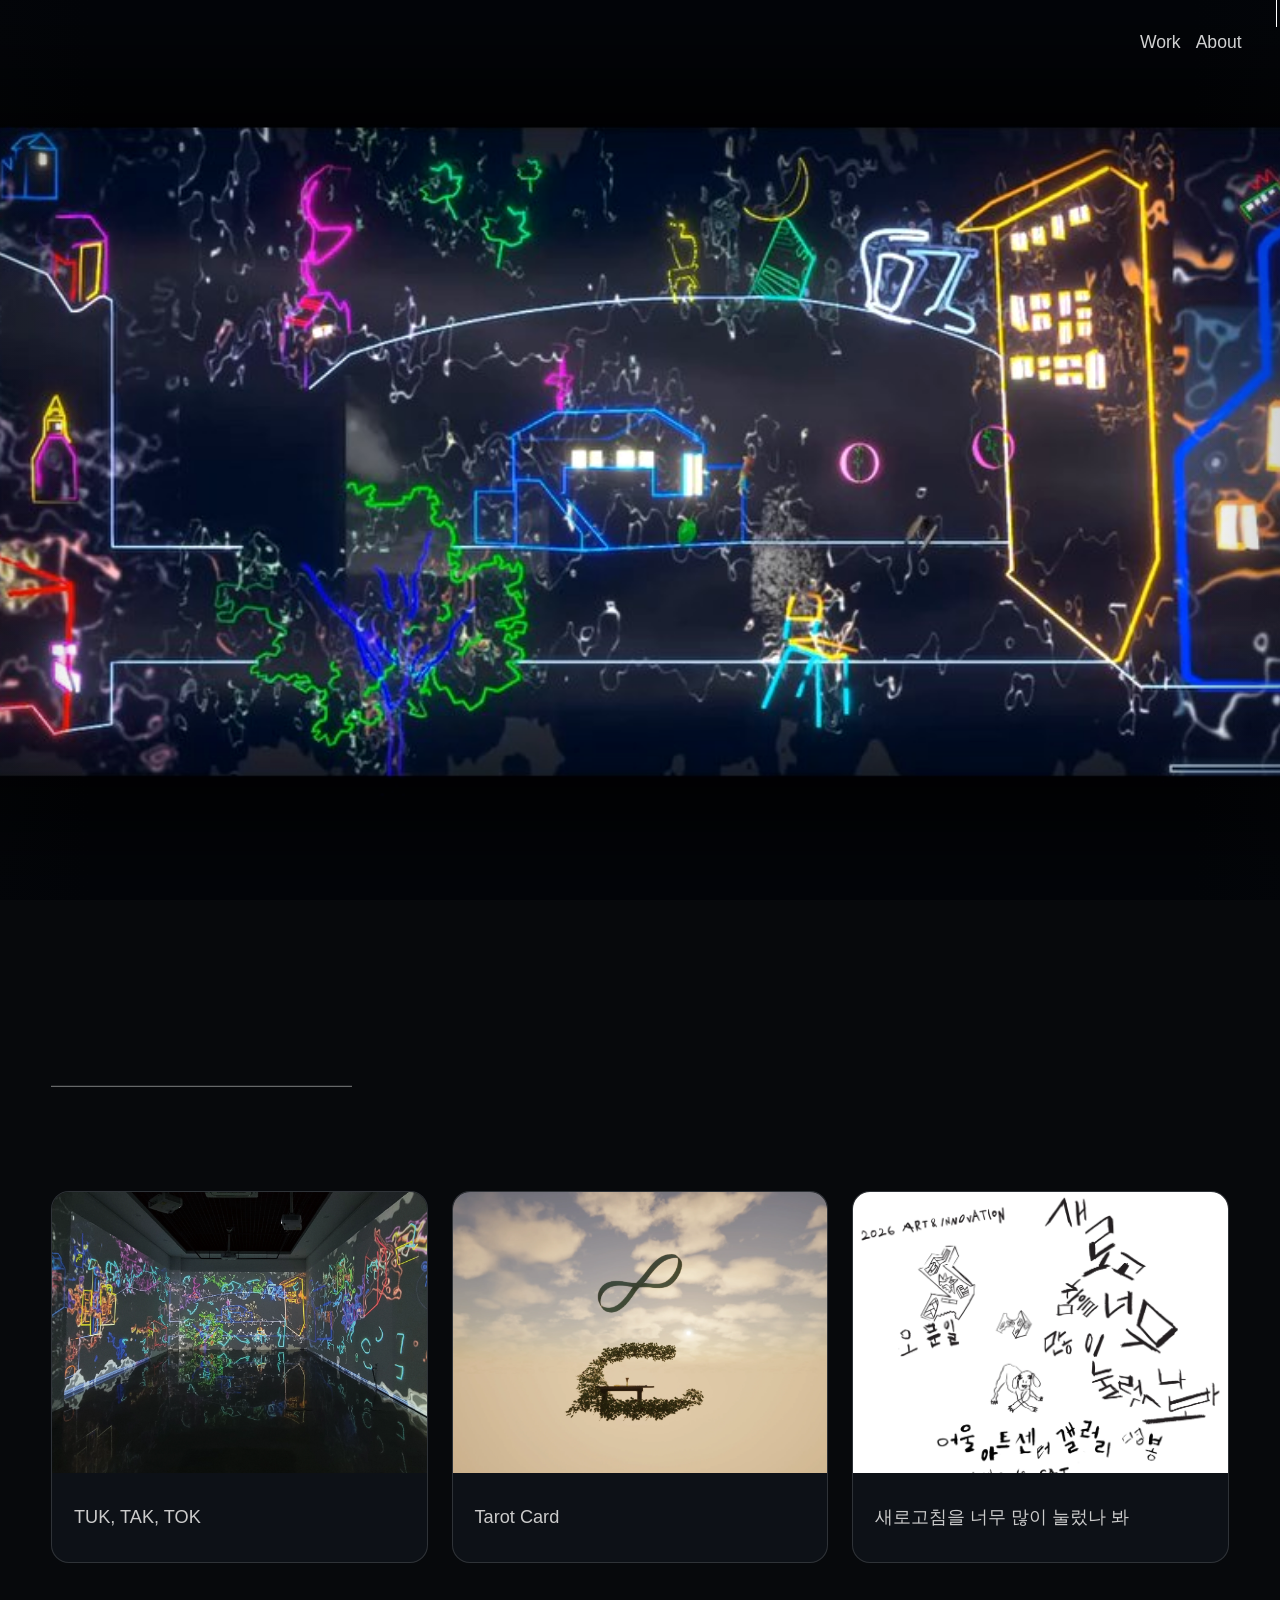
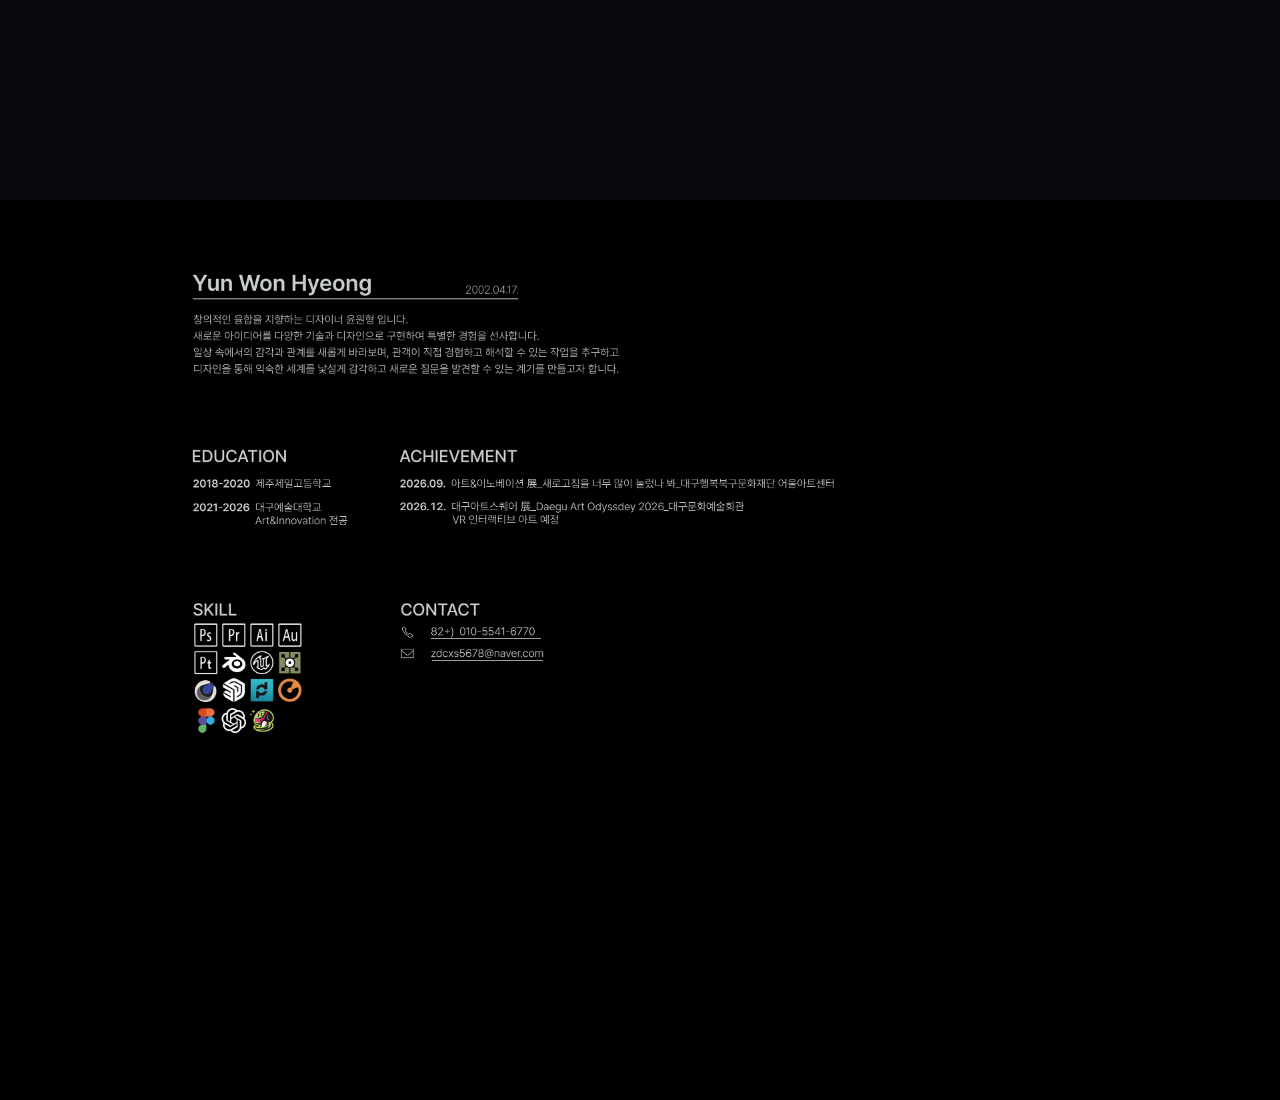
<file: index.html>
<!doctype html>
<html lang="ko">
<head>
  <meta charset="utf-8" />
  <meta name="viewport" content="width=device-width, initial-scale=1" />
  <meta name="description" content="윤원형의 인터랙티브 미디어 아트와 경험 디자인 포트폴리오" />
  <meta name="theme-color" content="#07090c" />
  <title>Yun Won Hyeong — Portfolio</title>
  <link rel="preload" href="Video/Opening_Poster.jpg" as="image" />
  <link rel="stylesheet" href="style.css" />
  <script>document.documentElement.classList.add('js');</script>
</head>
<body>
  <a class="skip-link" href="#main">본문으로 이동</a>
  <header class="site-header site-header--minimal">
    <button class="nav-toggle" type="button" aria-expanded="false" aria-controls="primary-nav">
      <span class="sr-only">메뉴 열기</span><span></span><span></span>
    </button>
    <nav class="primary-nav" id="primary-nav" aria-label="주요 메뉴">
      <a href="#work">Work</a><a href="#about">About</a>
    </nav>
  </header>

  <main id="main">
    <section class="home-hero" aria-labelledby="hero-title">
      <div class="home-hero__media-frame">
        <video class="home-hero__media" muted autoplay loop playsinline preload="metadata" poster="Video/Opening_Poster.jpg" data-autoplay aria-hidden="true">
          <source src="Video/Opening_PingPong.mp4" type="video/mp4" />
        </video>
      </div>
      <h1 class="sr-only" id="hero-title">Yun Won Hyeong Portfolio</h1>
    </section>

    <section class="work-section" id="work" aria-label="Work">
      <div class="work-shell">
        <div class="work-divider" aria-hidden="true"></div>
        <div class="project-grid">
          <a class="project-card" href="tuk-tak-tok.html" data-reveal>
            <div class="project-card__media"><img src="Source/3.webp" alt="TUK, TAK, TOK 몰입형 전시 공간" loading="lazy" /></div>
            <div class="project-card__body">
              <h3>TUK, TAK, TOK</h3>
            </div>
          </a>
          <a class="project-card" href="tarot.html" data-reveal>
            <div class="project-card__media"><img src="Source/12.webp" alt="Tarot Card 미디어 아트 프로젝트" loading="lazy" /></div>
            <div class="project-card__body">
              <h3>Tarot Card</h3>
            </div>
          </a>
          <a class="project-card" href="https://online.fliphtml5.com/retxmon/true-final/" target="_blank" rel="noreferrer" data-reveal>
            <div class="project-card__media project-card__media--editorial"><img src="Source/editorial-cover.webp" alt="새로고침을 너무 많이 눌렀나 봐 도록 표지" loading="lazy" /></div>
            <div class="project-card__body">
              <h3>새로고침을 너무 많이 눌렀나 봐</h3>
            </div>
          </a>
        </div>
      </div>
    </section>

    <section class="about-section" id="about" aria-labelledby="about-title">
      <div class="shell about-layout about-layout--semantic">
        <header class="about-profile" data-reveal>
          <h2 id="about-title">Yun Won Hyeong</h2>
          <time datetime="2002-04-17">2002.04.17.</time>
        </header>

        <div class="about-statement" data-reveal>
          <p>창의적인 융합을 지향하는 디자이너 윤원형입니다.</p>
          <p>새로운 아이디어를 다양한 기술과 디자인으로 구현하여 특별한 경험을 선사합니다.</p>
          <p>일상 속에서의 감각과 관계를 새롭게 바라보며, 관객이 직접 경험하고 해석할 수 있는 작업을 추구하고<br class="about-statement__break" /> 디자인을 통해 익숙한 세계를 낯설게 감각하고 새로운 질문을 발견할 수 있는 계기를 만들고자 합니다.</p>
        </div>

        <div class="about-facts">
          <section class="about-block" data-reveal>
            <h3>Education</h3>
            <ul class="about-list about-list--education">
              <li><strong>2018–2020</strong><span>제주제일고등학교</span></li>
              <li><strong>2021–2026</strong><span>대구예술대학교<br />Art&amp;Innovation 전공</span></li>
            </ul>
          </section>
          <section class="about-block about-block--achievement" data-reveal>
            <h3>Achievement</h3>
            <ul class="about-list">
              <li><strong>2026.09.</strong><span>아트&amp;이노베이션 展_새로고침을 너무 많이 눌렀나 봐_대구행복북구문화재단 어울아트센터</span></li>
              <li><strong>2026.12.</strong><span>대구아트스퀘어 展_Daegu Art Odyssdey 2026_대구문화예술회관<br />VR 인터랙티브 아트 전시 예정</span></li>
            </ul>
          </section>
        </div>

        <div class="about-bottom">
          <section class="about-block about-skills" data-reveal>
            <h3>Skill</h3>
            <svg class="about-skills__icons" viewBox="70 1140 380 370" role="img" aria-label="사용 프로그램 아이콘">
              <image href="Source/1투명.webp" width="2880" height="1851" />
            </svg>
          </section>
          <section class="about-block about-contact" data-reveal>
            <h3>Contact</h3>
            <ul class="about-contact-list">
              <li><a href="tel:+821055416770">82+) 010-5541-6770</a></li>
              <li><a href="mailto:zdcxs5678@naver.com">zdcxs5678@naver.com</a></li>
            </ul>
          </section>
        </div>
      </div>
      <svg class="about-source-art" viewBox="0 0 2880 1851" aria-hidden="true">
        <defs>
          <clipPath id="about-source-clip">
            <rect x="0" y="0" width="2200" height="1000" />
            <rect x="0" y="1000" width="1300" height="550" />
          </clipPath>
        </defs>
        <image href="Source/1투명.webp" width="2880" height="1851" clip-path="url(#about-source-clip)" />
      </svg>
      <div class="about-contact-hotspots" aria-label="연락처">
        <a class="about-contact-hotspot about-contact-hotspot--phone" href="tel:+821055416770" aria-label="전화 걸기: 010-5541-6770" title="전화 걸기"></a>
        <a class="about-contact-hotspot about-contact-hotspot--email" href="mailto:zdcxs5678@naver.com" aria-label="메일 보내기: zdcxs5678@naver.com" title="메일 보내기"></a>
      </div>
    </section>

  </main>

  <script src="scroll-progress.js" defer></script>
  <script src="local-refraction.js?v=13-small-media-refraction" defer></script>
  <script src="page-transition.js" defer></script>
  <script src="script.js" defer></script>
</body>
</html>
</file>
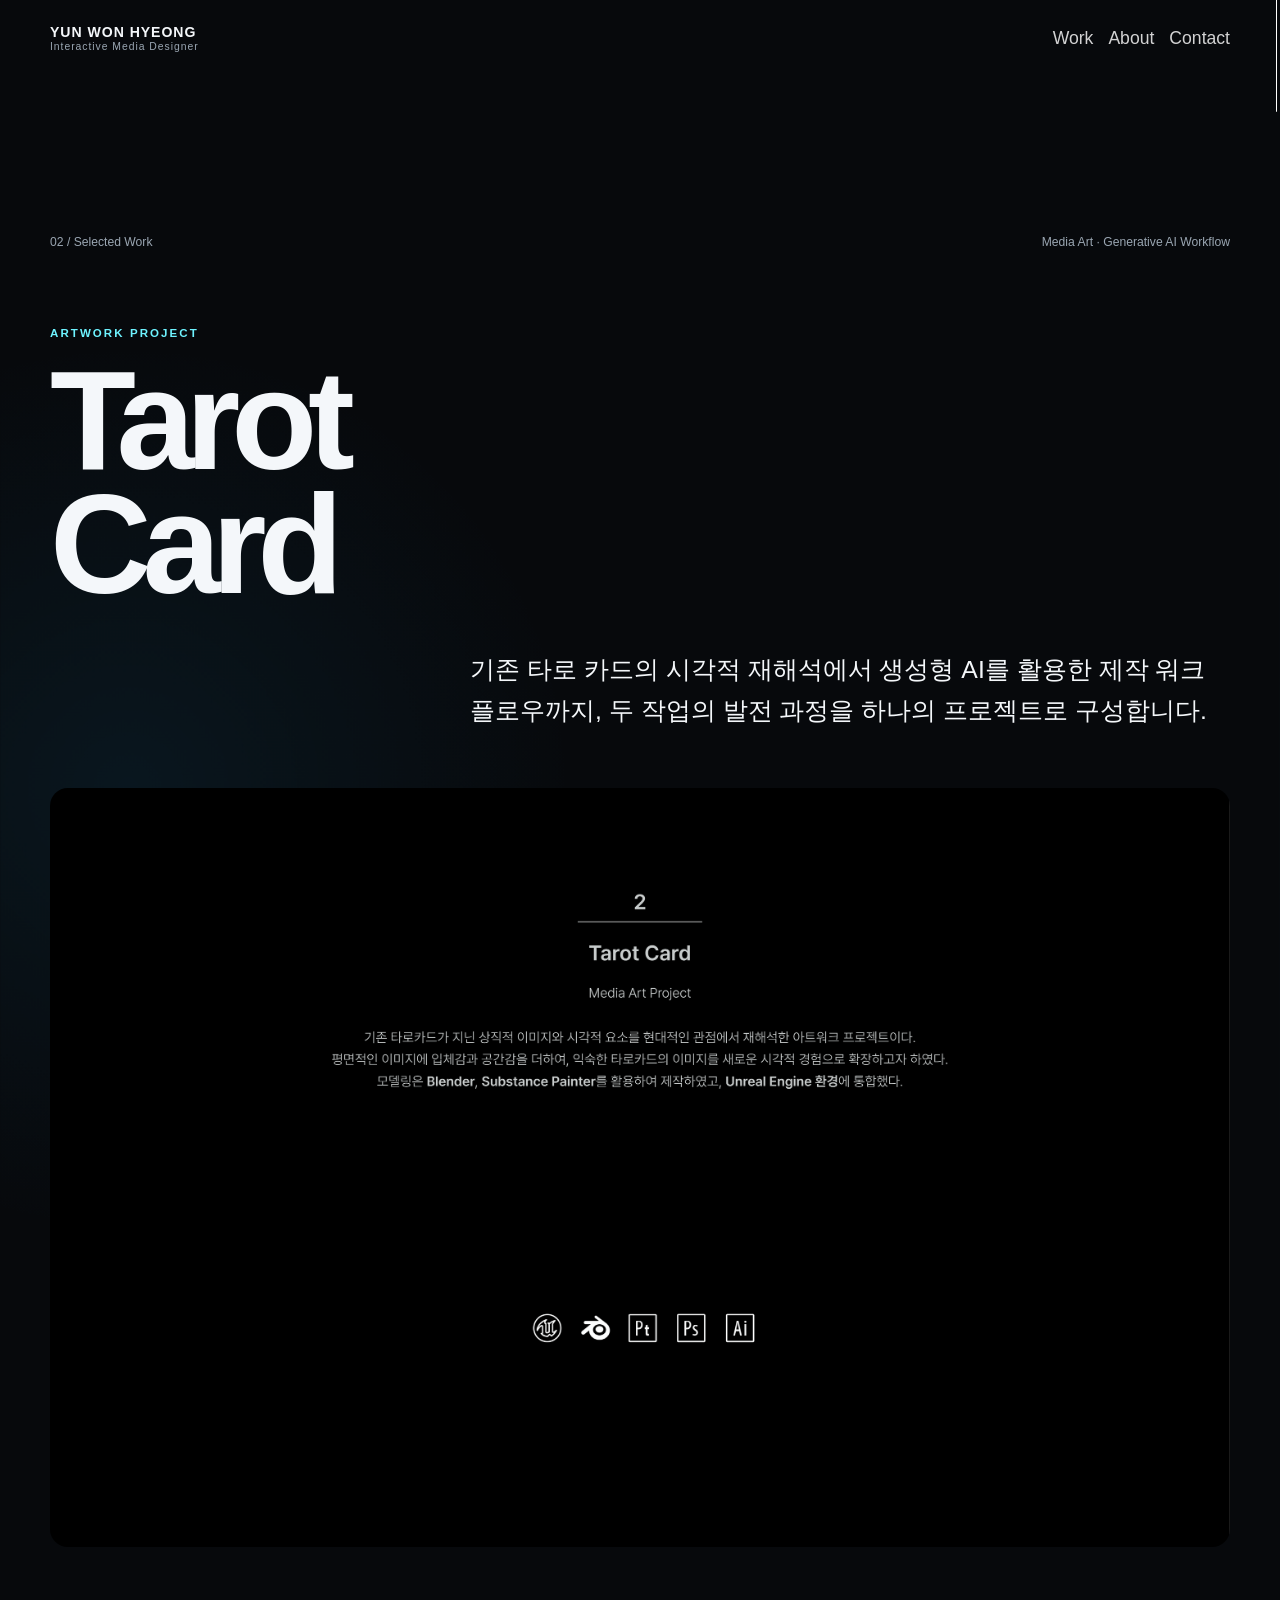
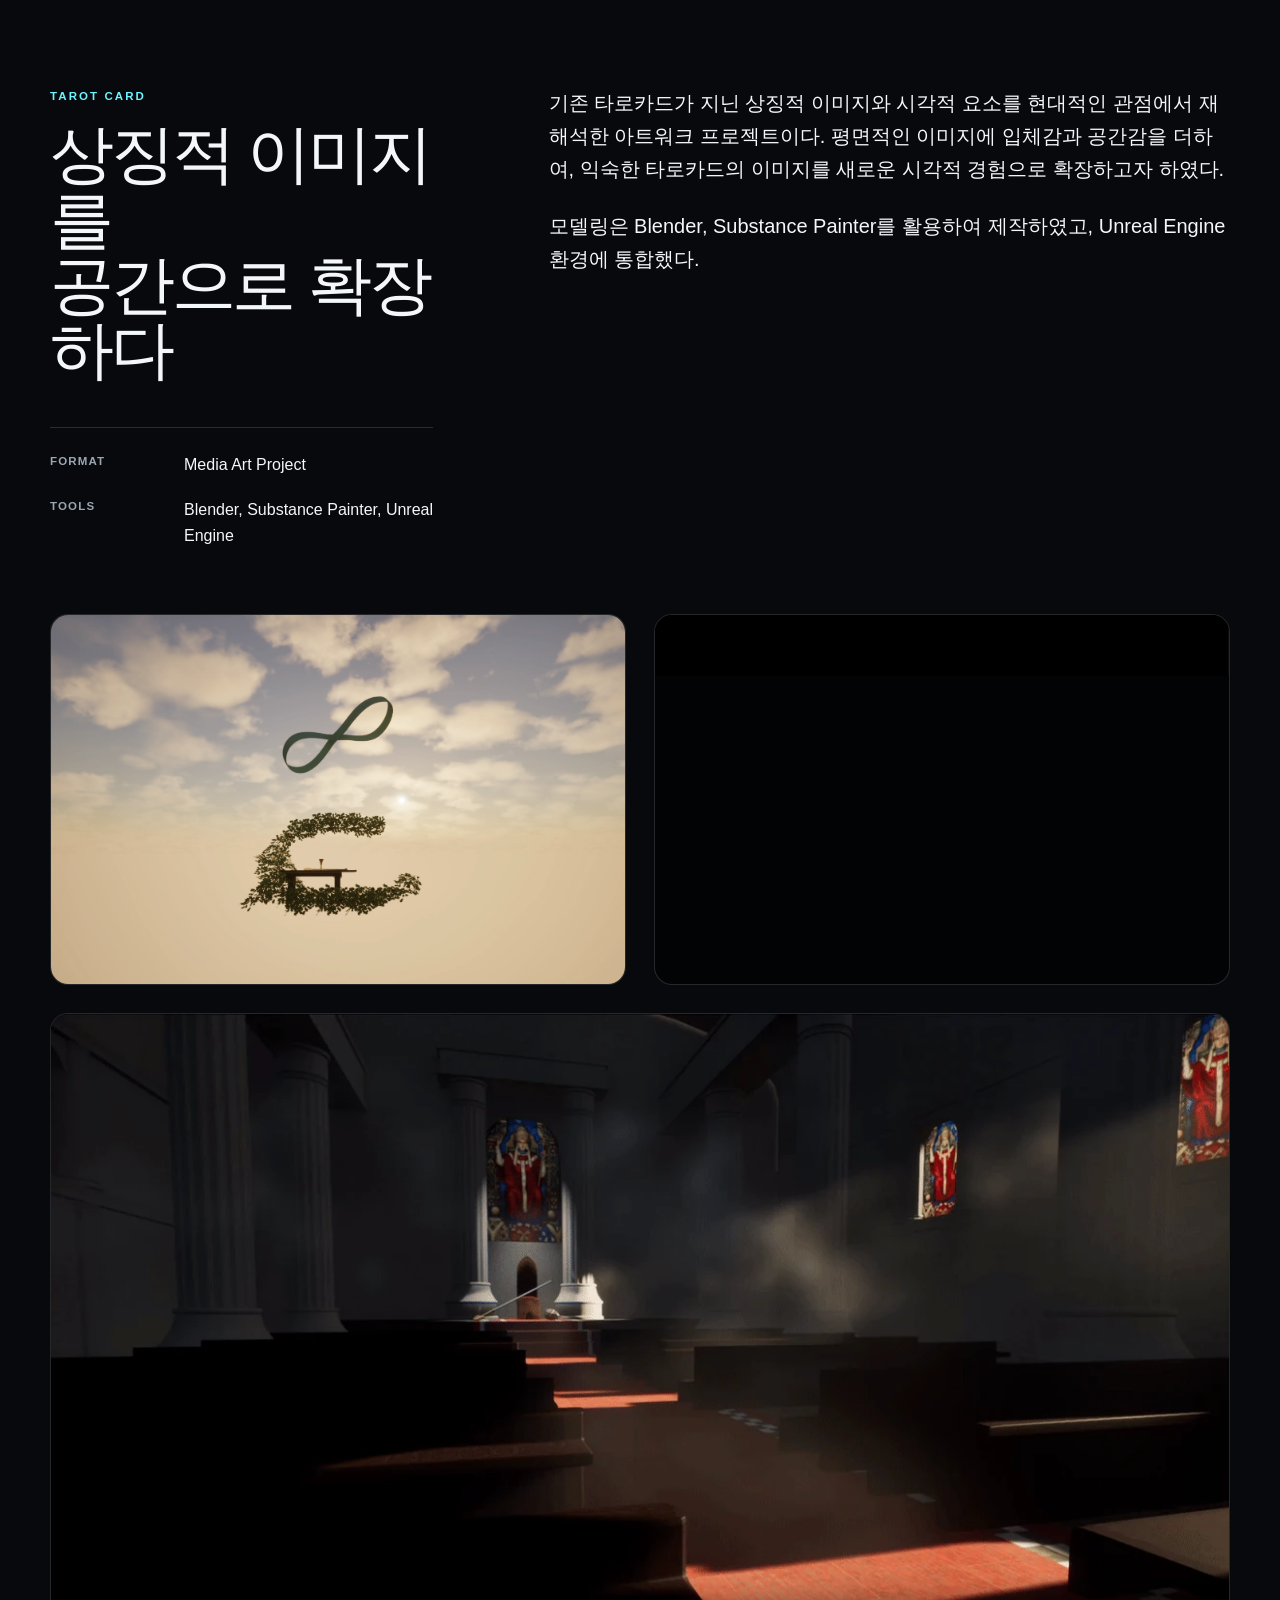
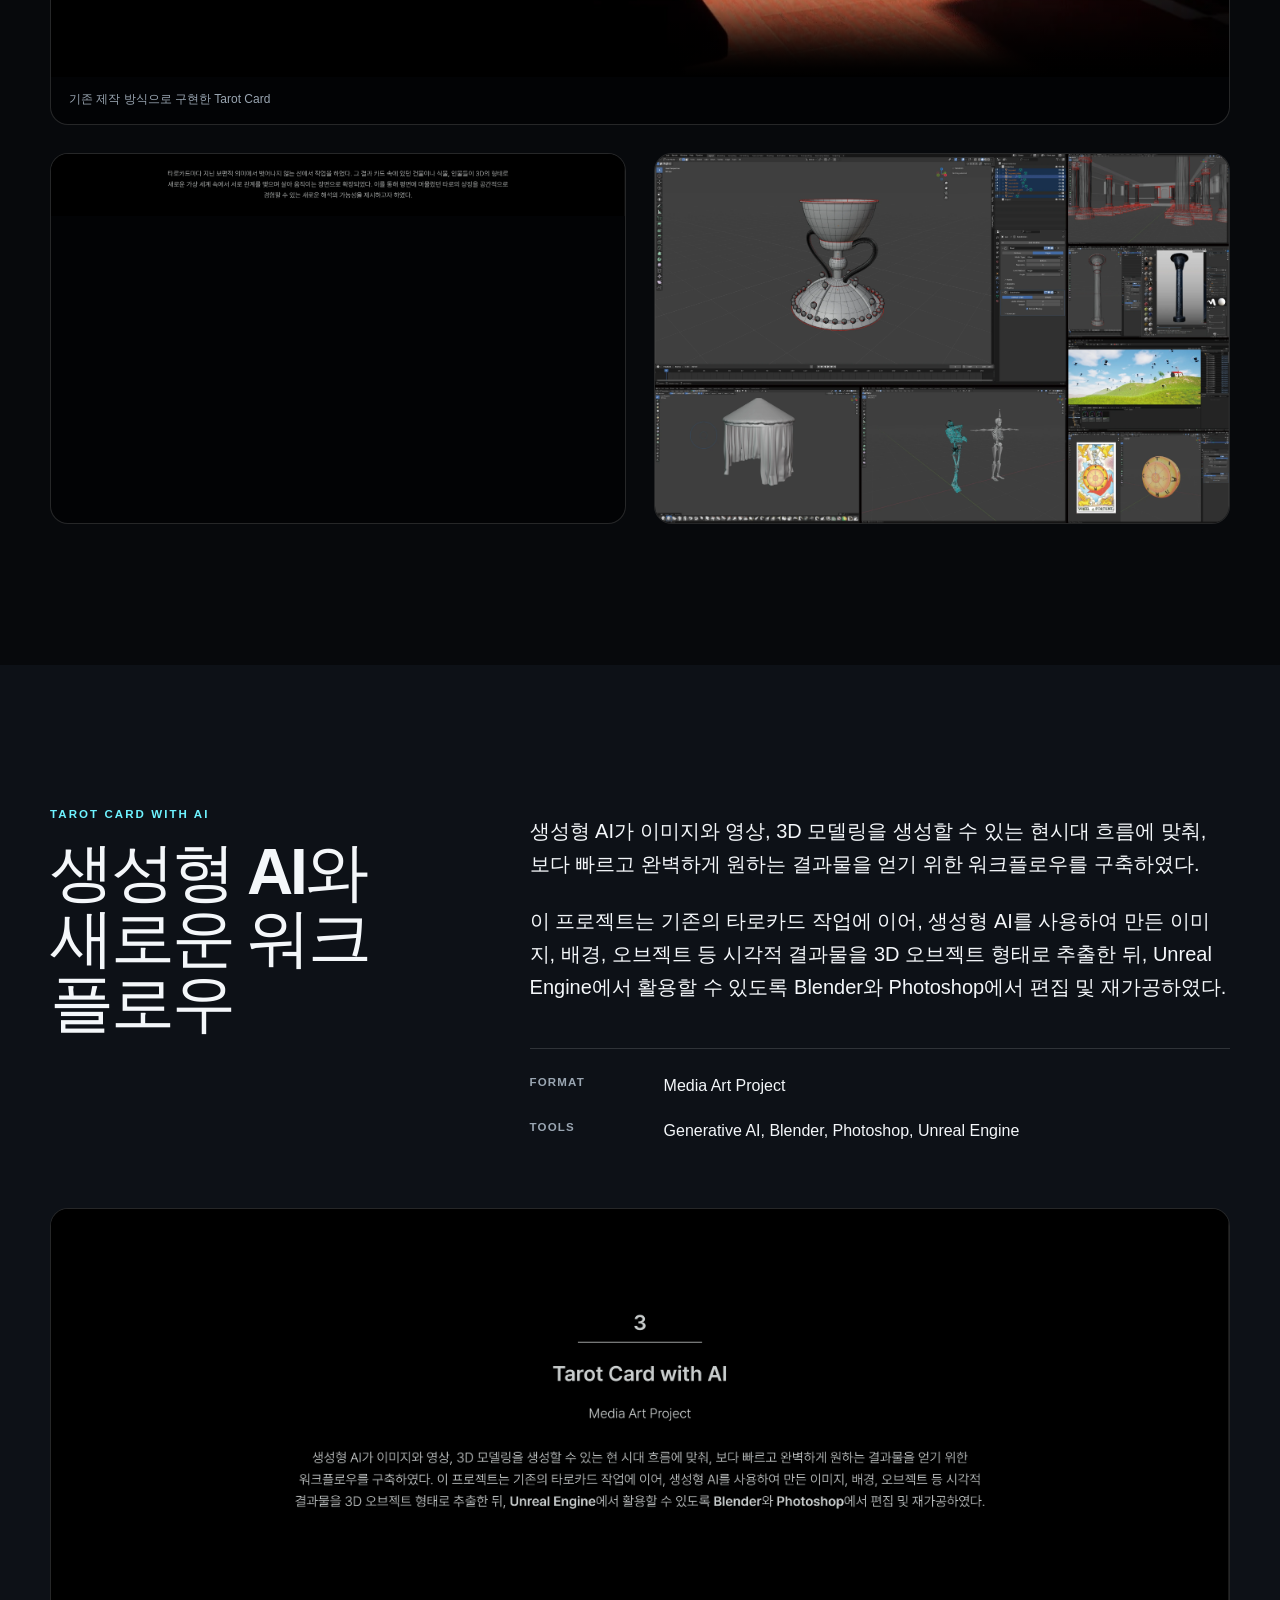
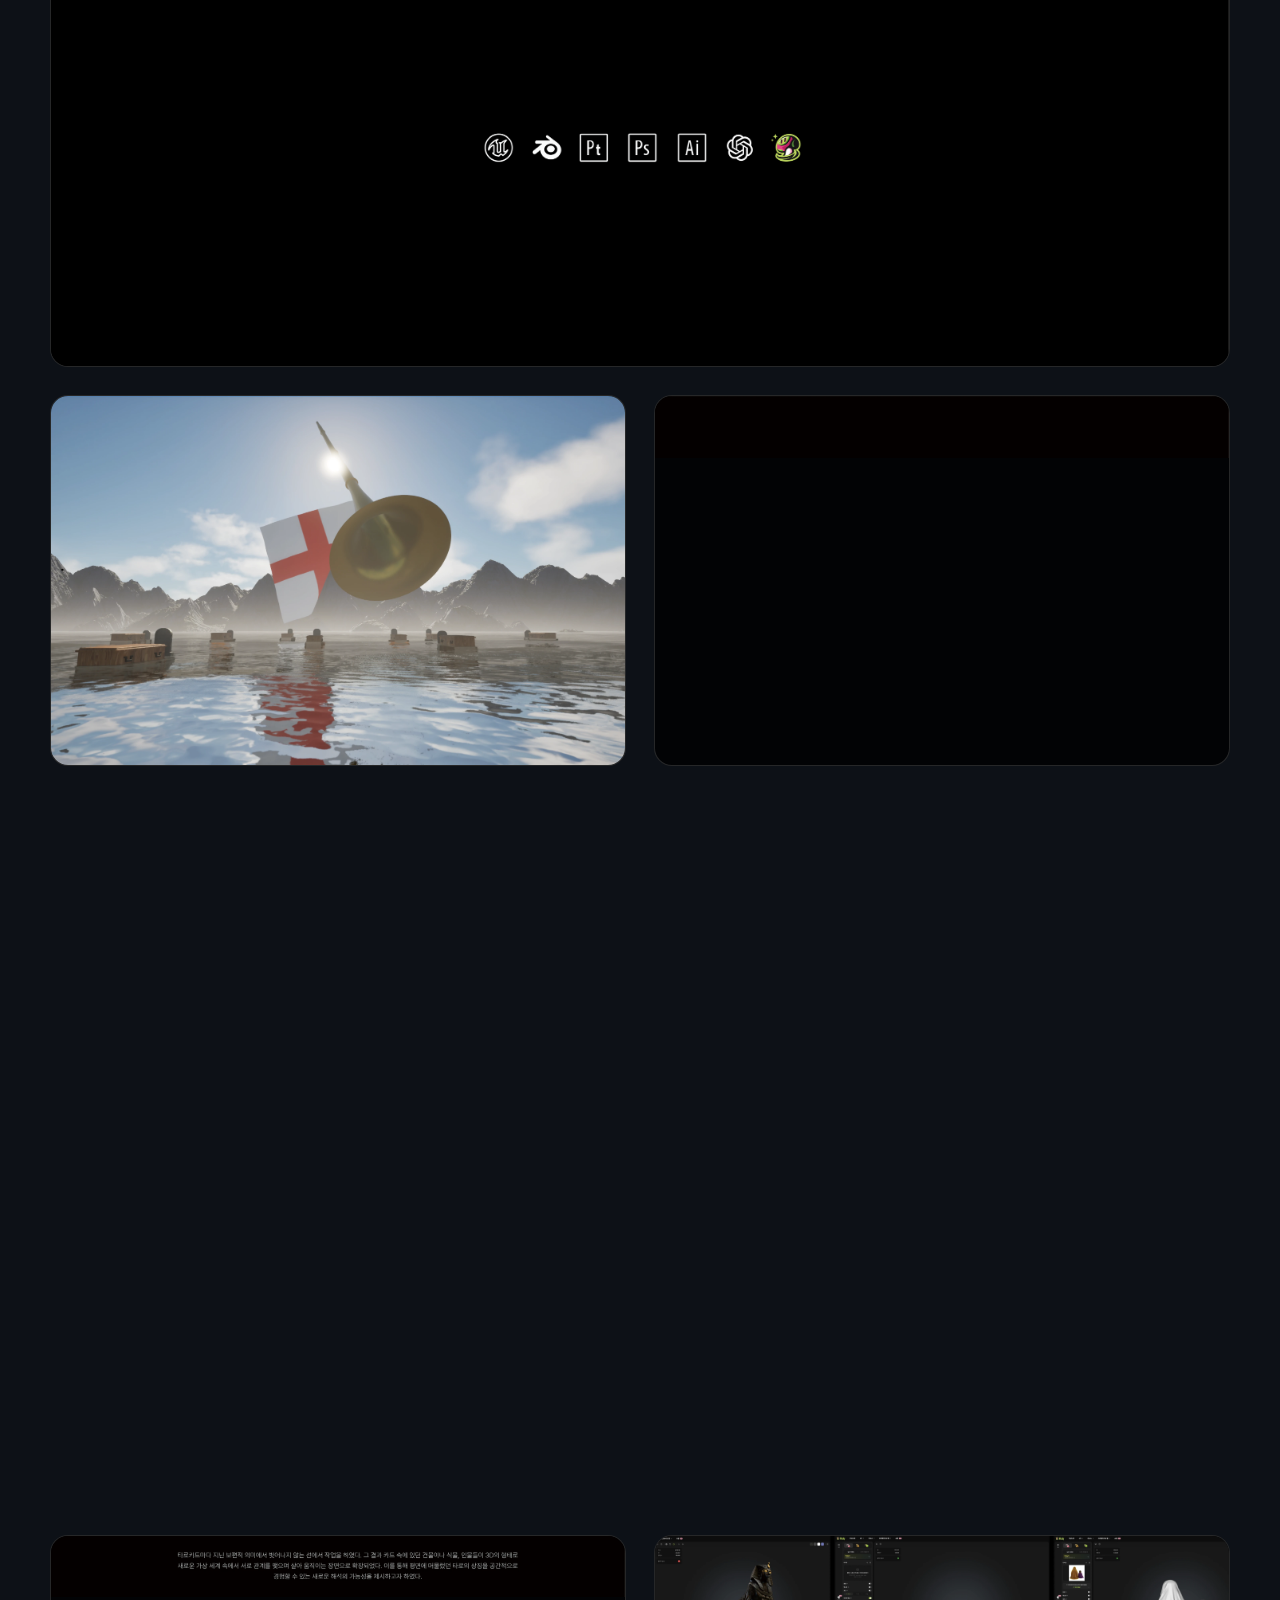
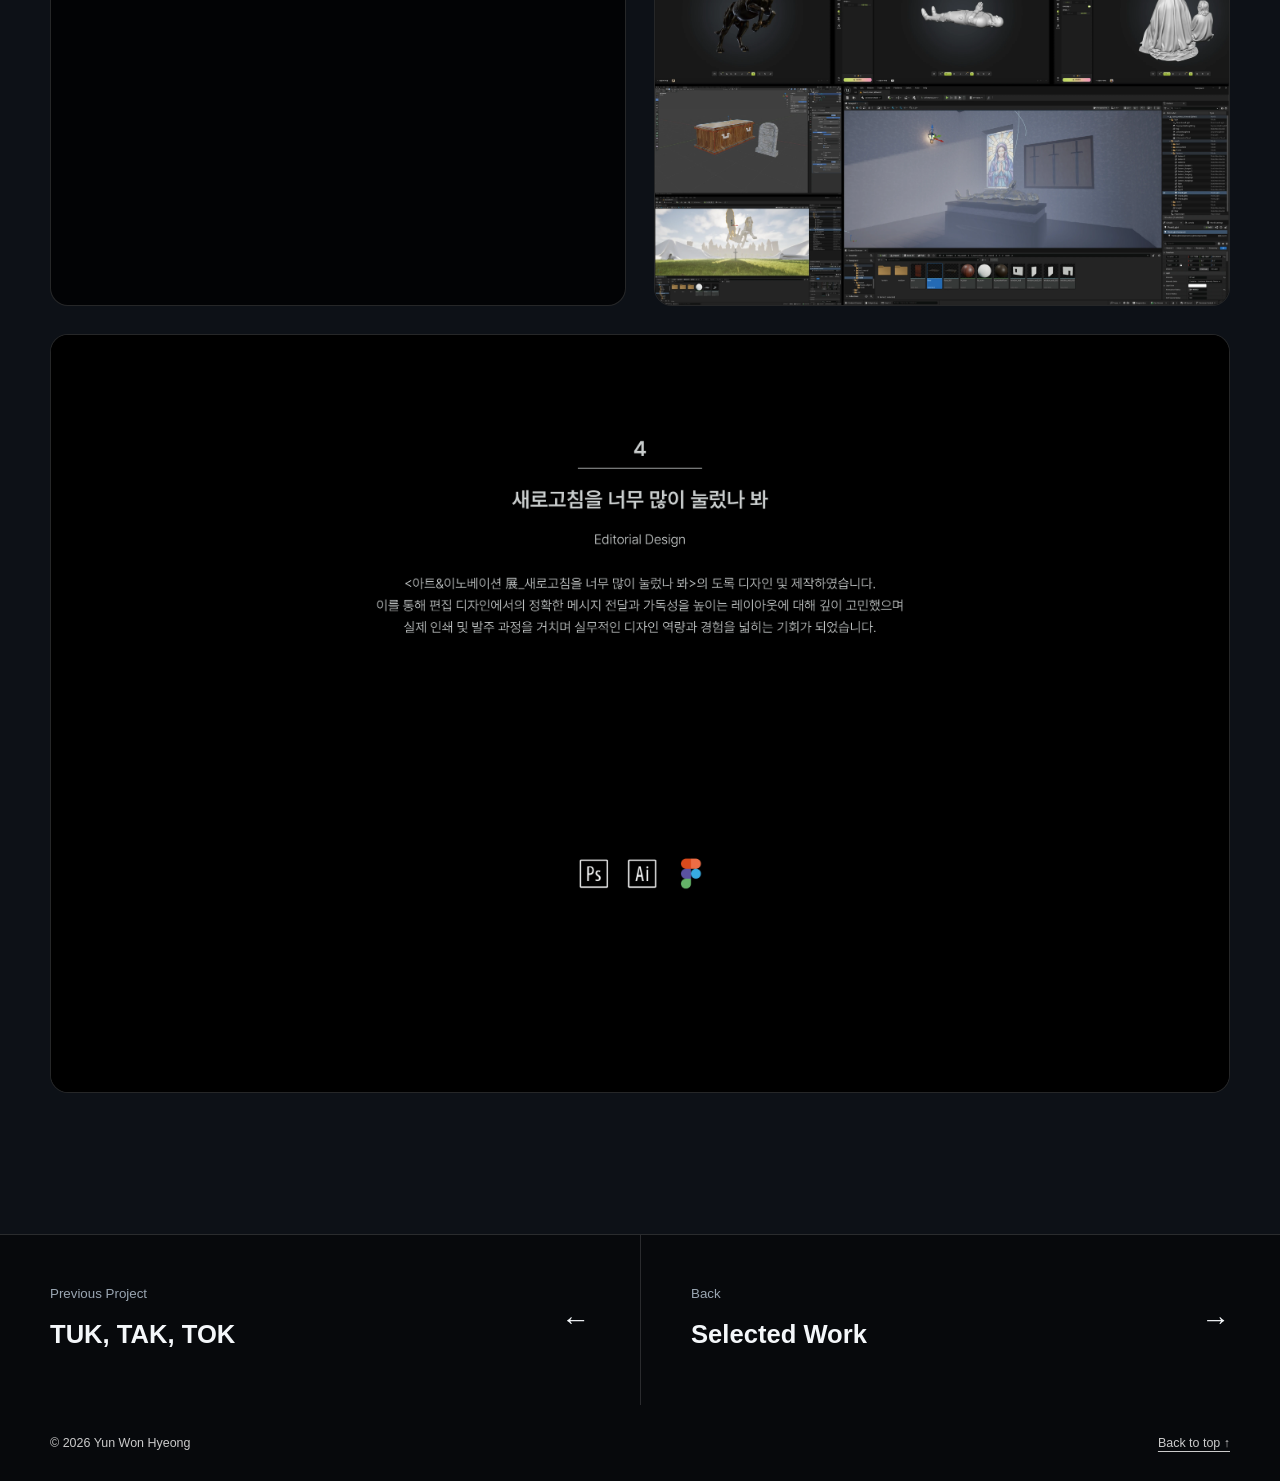
<file: tarot.html>
<!doctype html>
<html lang="ko">
<head>
  <meta charset="utf-8" /><meta name="viewport" content="width=device-width, initial-scale=1" />
  <meta name="description" content="Tarot Card와 Tarot Card with AI — 타로 카드 이미지를 재해석한 미디어 아트 프로젝트" /><meta name="theme-color" content="#07090c" />
  <title>Tarot Card — Yun Won Hyeong</title><link rel="stylesheet" href="style.css" /><script>document.documentElement.classList.add('js');</script>
</head>
<body>
  <a class="skip-link" href="#main">본문으로 이동</a>
  <header class="site-header is-scrolled">
    <a class="brand" href="index.html" aria-label="윤원형 포트폴리오 홈"><span>YUN WON HYEONG</span><small>Interactive Media Designer</small></a>
    <button class="nav-toggle" type="button" aria-expanded="false" aria-controls="primary-nav"><span class="sr-only">메뉴 열기</span><span></span><span></span></button>
    <nav class="primary-nav" id="primary-nav" aria-label="주요 메뉴"><a href="index.html#work">Work</a><a href="index.html#about">About</a><a href="index.html#contact">Contact</a></nav>
  </header>
  <main class="project-main" id="main">
    <section class="project-hero shell" data-reveal>
      <div class="project-hero__topline"><span>02 / Selected Work</span><span>Media Art · Generative AI Workflow</span></div>
      <p class="eyebrow">Artwork Project</p><h1>Tarot<br />Card</h1>
      <p class="project-hero__lead">기존 타로 카드의 시각적 재해석에서 생성형 AI를 활용한 제작 워크플로우까지, 두 작업의 발전 과정을 하나의 프로젝트로 구성합니다.</p>
    </section>
    <figure class="project-cover" data-reveal><img src="Source/11.webp" alt="Tarot Card 프로젝트 소개 이미지" /></figure>
    <section class="project-section shell">
      <div class="project-overview">
        <div data-reveal><p class="eyebrow">Tarot Card</p><h2>상징적 이미지를<br />공간으로 확장하다</h2><ul class="meta-list"><li><strong>Format</strong><span>Media Art Project</span></li><li><strong>Tools</strong><span>Blender, Substance Painter, Unreal Engine</span></li></ul></div>
        <div class="project-overview__copy" data-reveal><p>기존 타로카드가 지닌 상징적 이미지와 시각적 요소를 현대적인 관점에서 재해석한 아트워크 프로젝트이다. 평면적인 이미지에 입체감과 공간감을 더하여, 익숙한 타로카드의 이미지를 새로운 시각적 경험으로 확장하고자 하였다.</p><p>모델링은 Blender, Substance Painter를 활용하여 제작하였고, Unreal Engine 환경에 통합했다.</p></div>
      </div>
      <div class="media-stack">
        <div class="media-grid"><figure class="media-frame" data-reveal><img src="Source/12.webp" alt="Tarot Card 시각 구성" loading="lazy" /></figure><figure class="media-frame" data-reveal><img src="Source/13.webp" alt="Tarot Card 세부 이미지" loading="lazy" /></figure></div>
        <figure class="media-frame" data-reveal><video controls muted loop playsinline preload="metadata" poster="Video/NoneAI-poster.webp"><source src="Video/NoneAI.mp4" type="video/mp4" /></video><figcaption>기존 제작 방식으로 구현한 Tarot Card</figcaption></figure>
        <div class="media-grid"><figure class="media-frame" data-reveal><img src="Source/15.webp" alt="Tarot Card 작업 과정" loading="lazy" /></figure><figure class="media-frame" data-reveal><img src="Source/16.webp" alt="Tarot Card 결과 이미지" loading="lazy" /></figure></div>
      </div>
    </section>
    <section class="project-section project-section--surface"><div class="shell">
      <div class="subproject-heading">
        <div data-reveal><p class="eyebrow">Tarot Card with AI</p><h2>생성형 AI와<br />새로운 워크플로우</h2></div>
        <div class="project-overview__copy" data-reveal><p>생성형 AI가 이미지와 영상, 3D 모델링을 생성할 수 있는 현시대 흐름에 맞춰, 보다 빠르고 완벽하게 원하는 결과물을 얻기 위한 워크플로우를 구축하였다.</p><p>이 프로젝트는 기존의 타로카드 작업에 이어, 생성형 AI를 사용하여 만든 이미지, 배경, 오브젝트 등 시각적 결과물을 3D 오브젝트 형태로 추출한 뒤, Unreal Engine에서 활용할 수 있도록 Blender와 Photoshop에서 편집 및 재가공하였다.</p><ul class="meta-list"><li><strong>Format</strong><span>Media Art Project</span></li><li><strong>Tools</strong><span>Generative AI, Blender, Photoshop, Unreal Engine</span></li></ul></div>
      </div>
      <div class="media-stack">
        <figure class="media-frame" data-reveal><img src="Source/17.webp" alt="Tarot Card with AI 프로젝트 소개" loading="lazy" /></figure>
        <div class="media-grid"><figure class="media-frame" data-reveal><img src="Source/18.webp" alt="생성형 AI 활용 이미지와 3D 작업" loading="lazy" /></figure><figure class="media-frame" data-reveal><img src="Source/19.webp" alt="Tarot Card with AI 세부 이미지" loading="lazy" /></figure></div>
        <figure class="media-frame" data-reveal><video controls muted loop playsinline preload="metadata" poster="Video/UsingAI-poster.webp"><source src="Video/UsingAI.mp4" type="video/mp4" /></video><figcaption>생성형 AI를 활용한 Tarot Card 제작 결과</figcaption></figure>
        <div class="media-grid"><figure class="media-frame" data-reveal><img src="Source/21.webp" alt="Tarot Card with AI 제작 과정" loading="lazy" /></figure><figure class="media-frame" data-reveal><img src="Source/22.webp" alt="Tarot Card with AI 결과 이미지 1" loading="lazy" /></figure></div>
        <figure class="media-frame" data-reveal><img src="Source/23.webp" alt="Tarot Card with AI 결과 이미지 2" loading="lazy" /></figure>
      </div>
    </div></section>
    <nav class="project-pagination" aria-label="프로젝트 이동"><a href="tuk-tak-tok.html"><div><small>Previous Project</small><strong>TUK, TAK, TOK</strong></div><span aria-hidden="true">←</span></a><a href="index.html#work"><div><small>Back</small><strong>Selected Work</strong></div><span aria-hidden="true">→</span></a></nav>
  </main>
  <footer class="site-footer shell"><p>© 2026 Yun Won Hyeong</p><a href="#main">Back to top ↑</a></footer><script src="scroll-progress.js" defer></script><script src="local-refraction.js?v=13-small-media-refraction" defer></script><script src="script.js" defer></script>
</body>
</html>
</file>
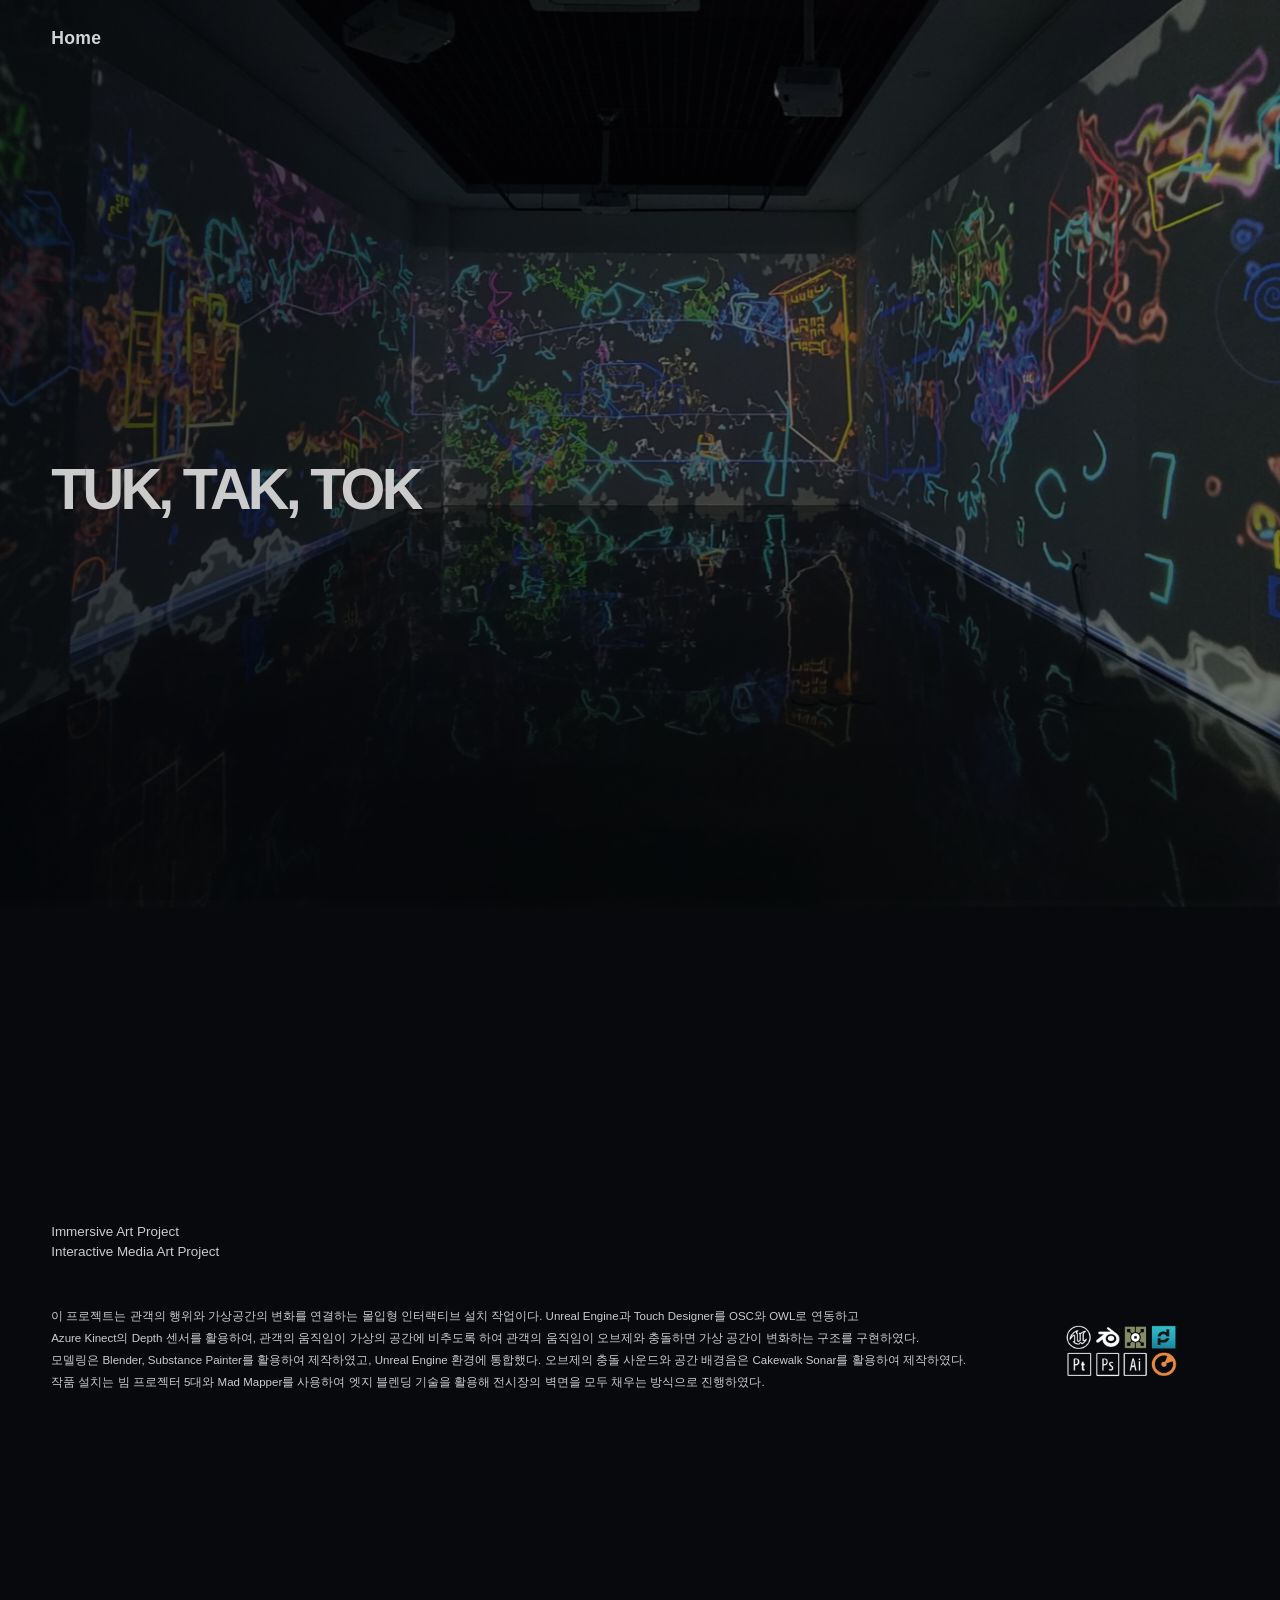
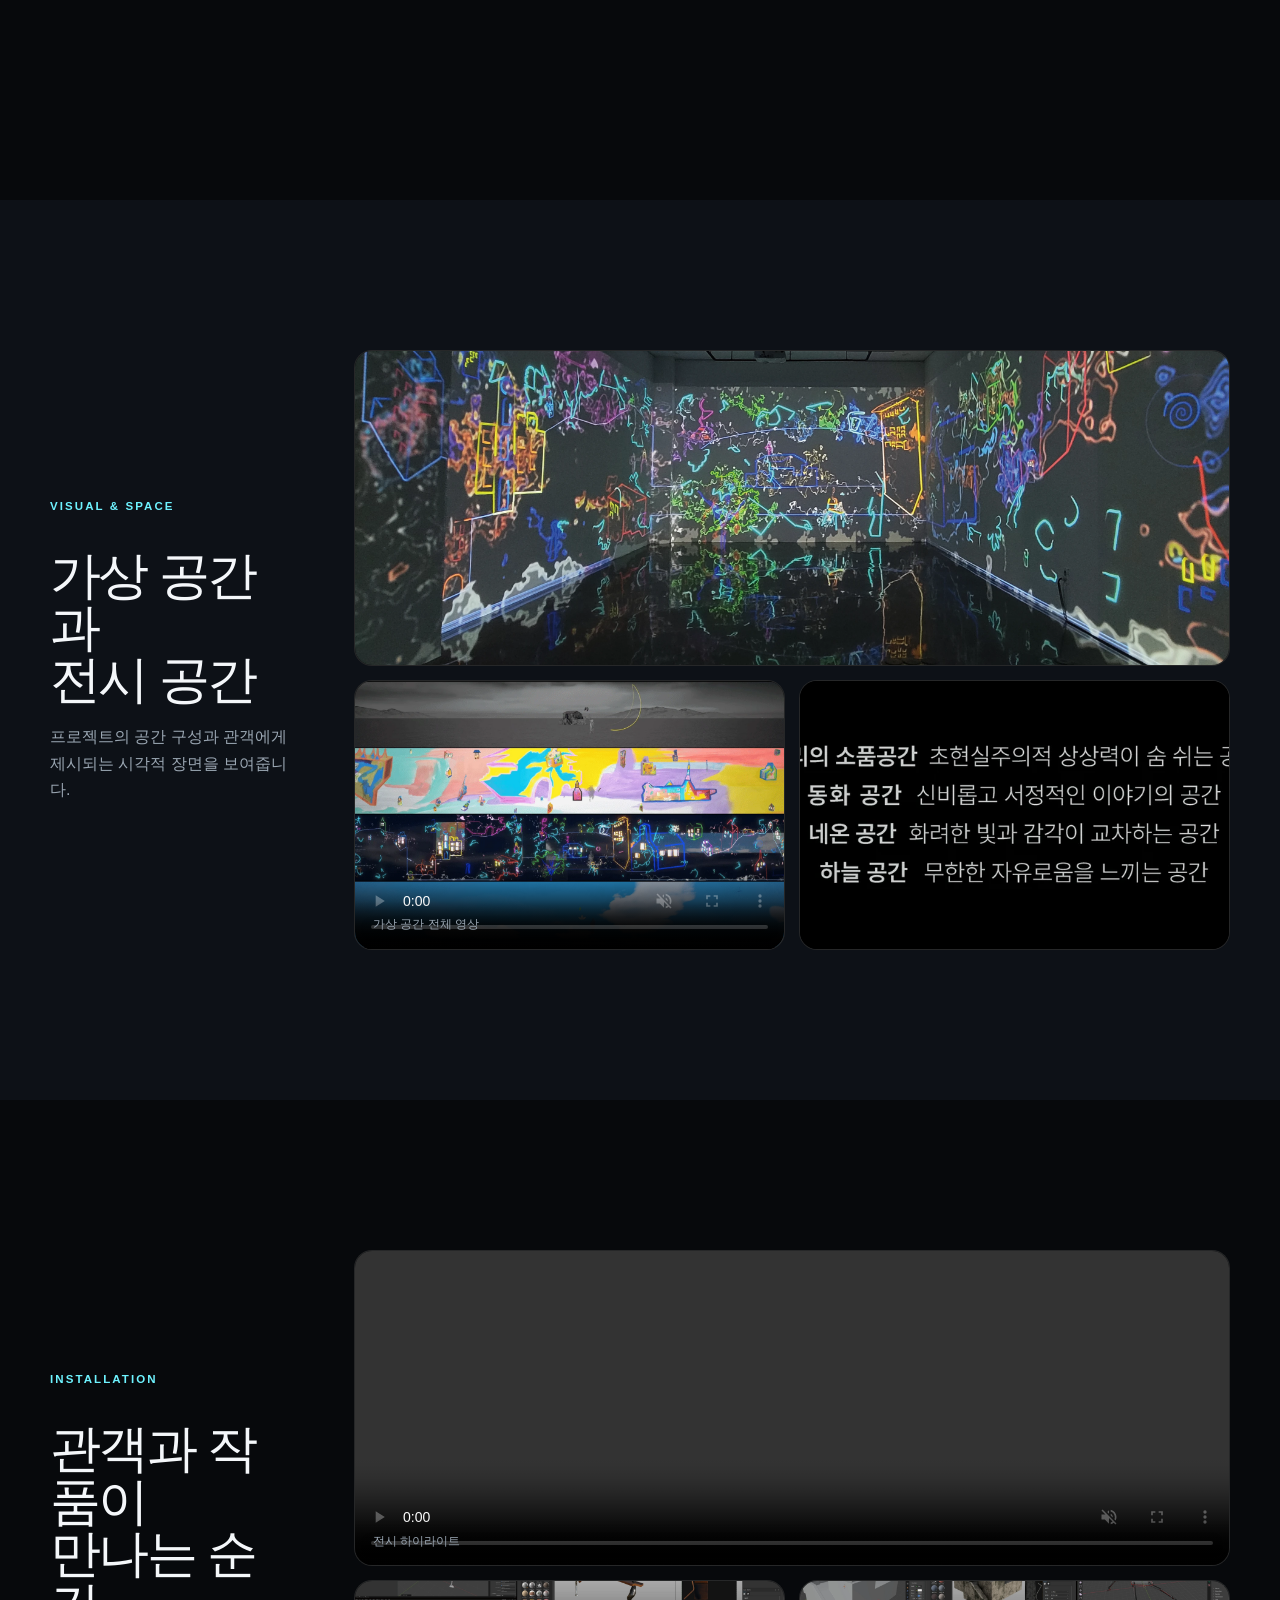
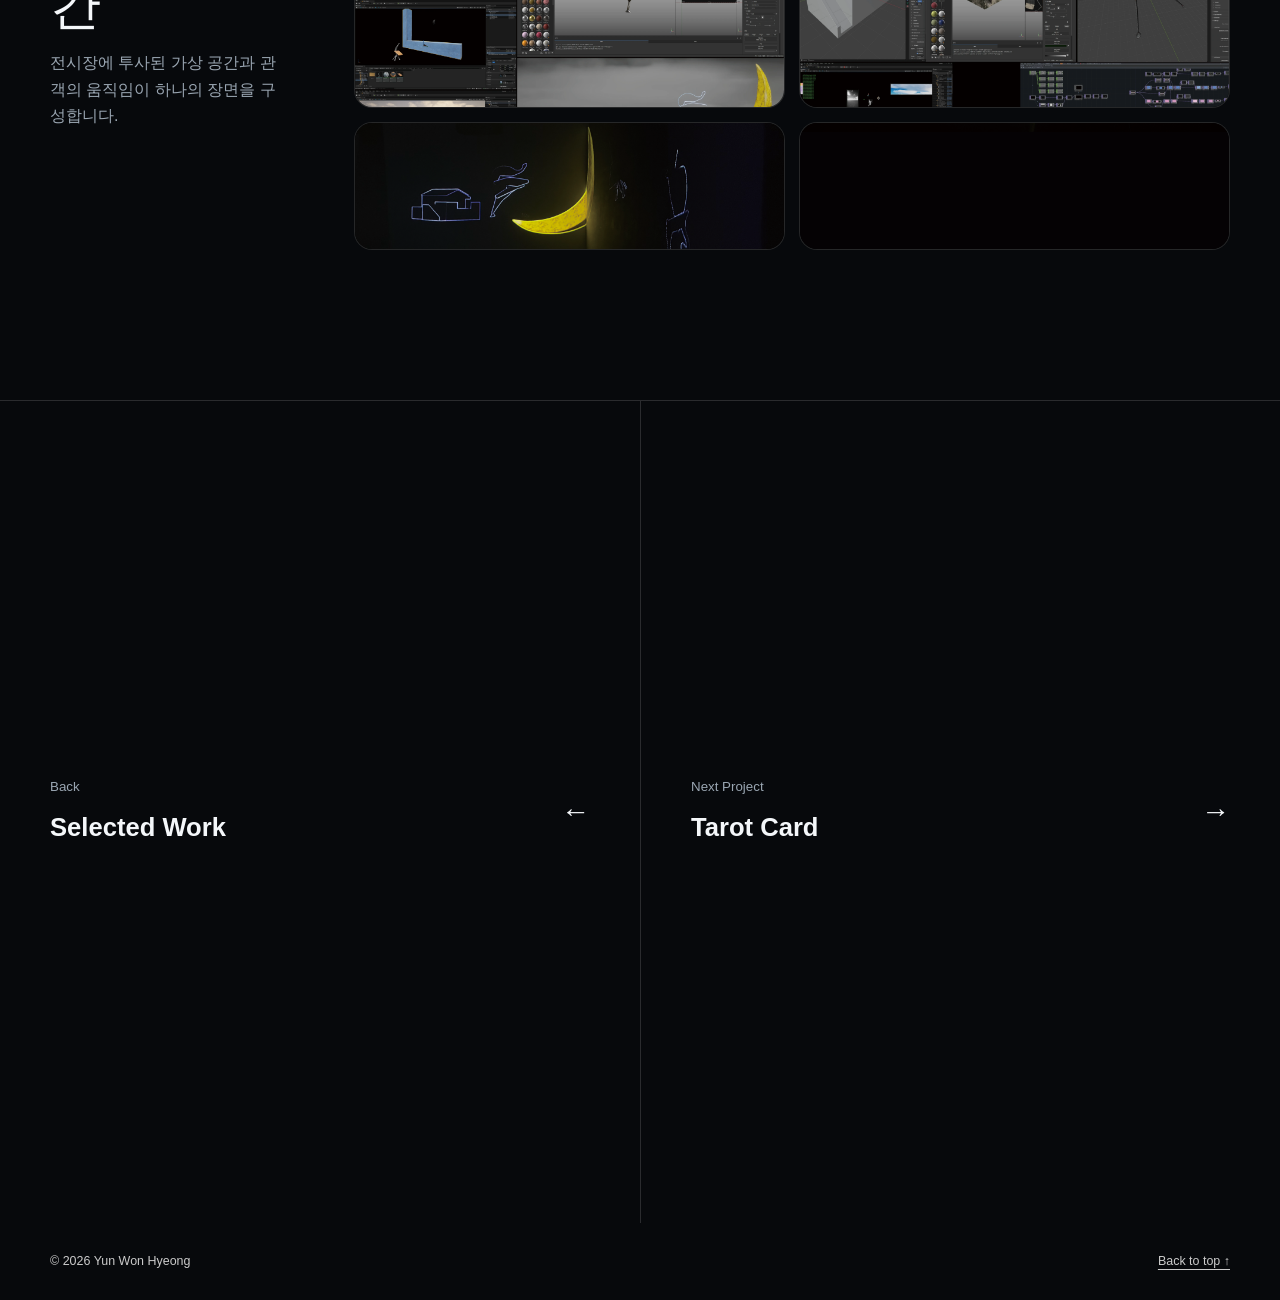
<file: tuk-tak-tok.html>
<!doctype html>
<html lang="ko">
<head>
  <meta charset="utf-8" /><meta name="viewport" content="width=device-width, initial-scale=1" />
  <meta name="description" content="TUK, TAK, TOK — 관객의 움직임과 가상 공간을 연결한 몰입형 인터랙티브 설치" /><meta name="theme-color" content="#07090c" />
  <title>TUK, TAK, TOK — Yun Won Hyeong</title><link rel="stylesheet" href="style.css" /><script>document.documentElement.classList.add('js');try{if(sessionStorage.getItem('portfolio:tuk-entry')==='1'){document.documentElement.classList.add('tuk-transition-entry');sessionStorage.removeItem('portfolio:tuk-entry');}}catch(error){}</script>
</head>
<body class="tuk-project-page">
  <a class="skip-link" href="#main">본문으로 이동</a>
  <div class="tuk-fixed-backdrop" aria-hidden="true"></div>
  <header class="site-header is-scrolled project-header">
    <a class="brand project-home-link" href="index.html" aria-label="포트폴리오 홈">Home</a>
  </header>
  <main class="project-main" id="main">
    <section class="project-hero project-hero--tuk">
      <h1>TUK, TAK, TOK</h1>
    </section>
    <section class="project-section tuk-screen tuk-overview-screen" id="overview">
      <div class="project-overview">
        <div class="project-overview__copy" data-reveal>
          <p class="tuk-overview-kicker">
            <span>Immersive Art Project</span>
            <span>Interactive Media Art Project</span>
          </p>
          <p class="tuk-overview-lines">
            <span>이 프로젝트는 관객의 행위와 가상공간의 변화를 연결하는 몰입형 인터랙티브 설치 작업이다. Unreal Engine과 Touch Designer를 OSC와 OWL로 연동하고</span>
            <span>Azure Kinect의 Depth 센서를 활용하여, 관객의 움직임이 가상의 공간에 비추도록 하여 관객의 움직임이 오브제와 충돌하면 가상 공간이 변화하는 구조를 구현하였다.</span>
            <span>모델링은 Blender, Substance Painter를 활용하여 제작하였고, Unreal Engine 환경에 통합했다. 오브제의 충돌 사운드와 공간 배경음은 Cakewalk Sonar를 활용하여 제작하였다.</span>
            <span>작품 설치는 빔 프로젝터 5대와 Mad Mapper를 사용하여 엣지 블렌딩 기술을 활용해 전시장의 벽면을 모두 채우는 방식으로 진행하였다.</span>
          </p>
        </div>
        <div class="tuk-overview-skills" role="img" aria-label="Unreal Engine, Blender, OWL, TouchDesigner, Substance 3D Painter, Photoshop, Illustrator, MadMapper">
          <span class="tuk-skill-cell" aria-hidden="true"></span>
          <span class="tuk-skill-cell" aria-hidden="true"></span>
          <span class="tuk-skill-cell" aria-hidden="true"></span>
          <span class="tuk-skill-cell" aria-hidden="true"></span>
          <span class="tuk-skill-cell" aria-hidden="true"></span>
          <span class="tuk-skill-cell" aria-hidden="true"></span>
          <span class="tuk-skill-cell" aria-hidden="true"></span>
          <span class="tuk-skill-cell" aria-hidden="true"></span>
        </div>
      </div>
    </section>
    <section class="project-section project-section--surface tuk-screen tuk-media-screen" id="visual-space"><div class="shell">
      <div class="section-heading" data-reveal><p class="eyebrow">Visual &amp; Space</p><h2>가상 공간과<br />전시 공간</h2><p>프로젝트의 공간 구성과 관객에게 제시되는 시각적 장면을 보여줍니다.</p></div>
      <div class="media-stack">
        <figure class="media-frame" data-reveal><img src="Source/3.webp" alt="TUK, TAK, TOK 가상 공간의 전체 구성" loading="lazy" /></figure>
        <div class="media-grid">
          <figure class="media-frame" data-reveal><video controls muted loop playsinline preload="metadata" poster="Video/All%20Space-poster.webp"><source src="Video/All%20Space.mp4" type="video/mp4" /></video><figcaption>가상 공간 전체 영상</figcaption></figure>
          <figure class="media-frame" data-reveal><img src="Source/5.webp" alt="TUK, TAK, TOK 공간의 세부 장면" loading="lazy" /></figure>
        </div>
      </div>
    </div></section>
    <section class="project-section shell tuk-screen tuk-media-screen tuk-installation-screen" id="installation">
      <div class="section-heading" data-reveal><p class="eyebrow">Installation</p><h2>관객과 작품이<br />만나는 순간</h2><p>전시장에 투사된 가상 공간과 관객의 움직임이 하나의 장면을 구성합니다.</p></div>
      <div class="media-stack">
        <figure class="media-frame" data-reveal><video controls muted loop playsinline preload="metadata"><source src="Video/Highlight.mp4" type="video/mp4" /></video><figcaption>전시 하이라이트</figcaption></figure>
        <div class="media-grid">
          <figure class="media-frame" data-reveal><img src="Source/7.webp" alt="TUK, TAK, TOK 설치 전경" loading="lazy" /></figure><figure class="media-frame" data-reveal><img src="Source/8.webp" alt="TUK, TAK, TOK 관객 인터랙션" loading="lazy" /></figure>
          <figure class="media-frame" data-reveal><img src="Source/interaction%20animation%20page-09.webp" alt="관객 인터랙션 장면 1" loading="lazy" /></figure><figure class="media-frame" data-reveal><img src="Source/interaction%20animation%20page-10.webp" alt="관객 인터랙션 장면 2" loading="lazy" /></figure>
        </div>
      </div>
    </section>
    <section class="tuk-screen tuk-closing-screen" id="next-project">
      <nav class="project-pagination" aria-label="프로젝트 이동"><a href="index.html#work"><div><small>Back</small><strong>Selected Work</strong></div><span aria-hidden="true">←</span></a><a href="tarot.html"><div><small>Next Project</small><strong>Tarot Card</strong></div><span aria-hidden="true">→</span></a></nav>
      <footer class="site-footer shell"><p>© 2026 Yun Won Hyeong</p><a href="#main">Back to top ↑</a></footer>
    </section>
  </main>
  <script src="scroll-progress.js" defer></script><script src="local-refraction.js?v=13-small-media-refraction" defer></script><script src="tuk-scroll.js" defer></script><script src="script.js" defer></script>
</body>
</html>
</file>
<file: style.css>
:root {
  --bg: #07090c;
  --surface: #0d1117;
  --surface-2: #111820;
  --text: #f4f7fa;
  --muted: #9aa6b2;
  --line: rgba(255, 255, 255, 0.14);
  --line-strong: rgba(255, 255, 255, 0.28);
  --cyan: #6ef3ff;
  --pink: #ff5ab8;
  --about-text: #cbcbcb;
  --about-font: Arial, "Noto Sans KR", "Malgun Gothic", sans-serif;
  --shell: min(1180px, calc(100vw - 64px));
  --header-height: 78px;
  --radius: 18px;
  color-scheme: dark;
}

* { box-sizing: border-box; }
html { scroll-behavior: smooth; background: var(--bg); scrollbar-width: none; }
html::-webkit-scrollbar, body::-webkit-scrollbar { display: none; width: 0; height: 0; }
body {
  margin: 0;
  overflow-x: hidden;
  background: radial-gradient(circle at 10% 10%, rgba(34, 181, 255, 0.08), transparent 28rem), var(--bg);
  color: var(--text);
  font-family: Inter, "Pretendard", "Noto Sans KR", "Segoe UI", Arial, sans-serif;
  line-height: 1.65;
  -webkit-font-smoothing: antialiased;
}
body.nav-open { overflow: hidden; }
img, video { max-width: 100%; }
img { display: block; }
a { color: inherit; }
button, input, textarea, select { font: inherit; }
.shell { width: var(--shell); margin-inline: auto; }
.sr-only { position: absolute; width: 1px; height: 1px; padding: 0; margin: -1px; overflow: hidden; clip: rect(0, 0, 0, 0); white-space: nowrap; border: 0; }
.skip-link { position: fixed; top: 8px; left: 8px; z-index: 9999; transform: translateY(-150%); padding: 10px 14px; border-radius: 8px; background: var(--text); color: var(--bg); text-decoration: none; }
.skip-link:focus { transform: translateY(0); }

.site-header { position: fixed; inset: 0 0 auto; z-index: 1000; min-height: var(--header-height); display: flex; align-items: center; justify-content: space-between; padding: 0 max(32px, calc((100vw - 1180px) / 2)); border-bottom: 1px solid transparent; transition: background-color 220ms ease, border-color 220ms ease; }
.site-header--minimal { top: clamp(20px, 2.2vw, 38px); right: clamp(24px, 3vw, 64px); bottom: auto; left: auto; width: auto; min-height: 0; padding: 0; justify-content: flex-end; background: transparent; border-color: transparent; box-shadow: none; backdrop-filter: none; }
.site-header.is-scrolled { background: rgba(7, 9, 12, 0.84); border-color: var(--line); backdrop-filter: blur(18px); }
.site-header.site-header--minimal.is-scrolled { background: transparent; border-color: transparent; box-shadow: none; backdrop-filter: none; }
.brand { position: relative; z-index: 2; display: grid; gap: 1px; text-decoration: none; line-height: 1.15; letter-spacing: 0.06em; }
.brand span { font-size: 0.88rem; font-weight: 750; }
.brand small { color: var(--muted); font-size: 0.65rem; }
.project-header { justify-content: flex-start; }
.project-home-link { color: rgba(255, 255, 255, 0.82); font-size: clamp(1.1rem, 1.15vw, 1.4rem); font-weight: 650; letter-spacing: 0.02em; }
.primary-nav { display: flex; gap: clamp(15px, 1.125vw, 26px); background: transparent; }
.primary-nav a { position: relative; color: rgba(255, 255, 255, 0.82); font-size: clamp(1.1rem, 1.15vw, 1.4rem); font-weight: 500; text-decoration: none; background: transparent; }
.primary-nav a::after { content: ""; position: absolute; right: 0; bottom: -6px; left: 0; height: 1px; transform: scaleX(0); transform-origin: right; background: var(--cyan); transition: transform 220ms ease; }
.primary-nav a:hover::after, .primary-nav a:focus-visible::after { transform: scaleX(1); transform-origin: left; }
.nav-toggle { display: none; position: relative; z-index: 2; width: 44px; height: 44px; padding: 12px 8px; border: 0; background: none; color: var(--text); cursor: pointer; }
.nav-toggle > span:not(.sr-only) { position: absolute; left: 8px; width: 28px; height: 1px; background: currentColor; transition: transform 220ms ease, top 220ms ease; }
.nav-toggle > span:nth-child(2) { top: 17px; }
.nav-toggle > span:nth-child(3) { top: 27px; }
.nav-open .nav-toggle > span:nth-child(2) { top: 22px; transform: rotate(45deg); }
.nav-open .nav-toggle > span:nth-child(3) { top: 22px; transform: rotate(-45deg); }

.home-hero { position: relative; min-height: 100vh; min-height: 100svh; display: flex; align-items: flex-end; overflow: hidden; background: #030509; }
.home-hero::after { content: ""; position: absolute; inset: -1px; z-index: 1; pointer-events: none; background: linear-gradient(90deg, rgba(7, 9, 12, 0.18) 0%, transparent 7%, transparent 93%, rgba(7, 9, 12, 0.18) 100%); }
.home-hero__media-frame { position: absolute; inset: 0; overflow: hidden; -webkit-mask-image: linear-gradient(180deg, transparent 0%, rgba(0, 0, 0, 0.2) 5%, #000 20%, #000 80%, rgba(0, 0, 0, 0.2) 95%, transparent 100%); mask-image: linear-gradient(180deg, transparent 0%, rgba(0, 0, 0, 0.2) 5%, #000 20%, #000 80%, rgba(0, 0, 0, 0.2) 95%, transparent 100%); }
.home-hero__media { position: absolute; inset: 0; width: 100%; height: 100%; object-fit: cover; object-position: center; transform: scale(1.68); transform-origin: center; filter: saturate(1.02) contrast(1.04); }
.home-hero__content { position: relative; z-index: 1; padding-block: calc(var(--header-height) + 80px) 96px; }
.eyebrow { margin: 0 0 16px; color: var(--cyan); font-size: 0.72rem; font-weight: 750; letter-spacing: 0.18em; text-transform: uppercase; }
.home-hero h1, .project-hero h1 { margin: 0; font-size: clamp(3.6rem, 10vw, 9rem); font-weight: 650; line-height: 0.88; letter-spacing: -0.065em; }
.hero-lead { max-width: 680px; margin: 36px 0 0; font-size: clamp(1.1rem, 2vw, 1.45rem); }
.hero-actions { display: flex; align-items: center; gap: 28px; margin-top: 36px; }
.button { display: inline-flex; align-items: center; justify-content: center; min-height: 48px; padding: 0 22px; border: 1px solid transparent; border-radius: 999px; font-size: 0.86rem; font-weight: 700; text-decoration: none; transition: transform 180ms ease, background-color 180ms ease, border-color 180ms ease; }
.button:hover { transform: translateY(-2px); }
.button--primary { background: var(--text); color: var(--bg); }
.button--ghost { border-color: var(--line-strong); }
.button--ghost:hover { border-color: var(--cyan); background: rgba(110, 243, 255, 0.08); }
.text-link { color: rgba(255, 255, 255, 0.85); font-size: 0.9rem; text-underline-offset: 5px; }
.scroll-cue { position: absolute; z-index: 2; right: 32px; bottom: 48px; display: flex; align-items: center; gap: 12px; color: var(--muted); font-size: 0.67rem; letter-spacing: 0.16em; text-decoration: none; text-transform: uppercase; transform: rotate(90deg); transform-origin: right center; }
.scroll-cue span { width: 44px; height: 1px; background: currentColor; }

.section { padding-block: clamp(96px, 13vw, 180px); }
.section--muted { background: var(--surface); }
.section-heading { display: grid; grid-template-columns: 1.2fr 0.8fr; column-gap: 80px; align-items: end; margin-bottom: 64px; }
.section-heading .eyebrow { grid-column: 1 / -1; }
.section-heading h2, .project-section h2 { margin: 0; font-size: clamp(2.3rem, 5vw, 4.7rem); font-weight: 590; line-height: 1.02; letter-spacing: -0.05em; }
.section-heading > p:last-child { max-width: 460px; margin: 0; color: var(--muted); }
.work-section { min-height: 100vh; min-height: 100svh; display: grid; align-items: center; padding-block: clamp(72px, 8vh, 112px); background: var(--bg); color: var(--about-text); font-family: var(--about-font); }
.work-shell { --work-gap: clamp(24px, 1.7vw, 44px); width: min(2200px, calc(100vw - clamp(72px, 8vw, 180px))); margin-inline: auto; }
.work-divider { width: calc((100% - (var(--work-gap) * 2)) * 0.2666667); height: 0.333px; margin-bottom: clamp(52px, 6vh, 82px); transform: translateY(clamp(-64px, -4vw, -38px)); background: rgba(255, 255, 255, 0.48); }
.project-grid { display: grid; grid-template-columns: repeat(3, minmax(0, 1fr)); gap: var(--work-gap); }
.project-card { min-width: 0; border: 1px solid var(--line); border-radius: var(--radius); overflow: hidden; background: var(--surface); text-decoration: none; transition: transform 240ms ease, border-color 240ms ease; }
.project-card:hover { transform: translateY(-6px); border-color: var(--line-strong); }
.project-card__media { aspect-ratio: 4 / 3; overflow: hidden; background: #020305; }
.project-card__media img { width: 100%; height: 100%; object-fit: cover; transition: transform 600ms cubic-bezier(.22, 1, .36, 1); }
.project-card:hover .project-card__media img { transform: scale(1.035); }
.project-card__media--editorial img { object-position: center top; }
.project-card__body { min-height: clamp(84px, 7vw, 122px); display: flex; align-items: center; padding: clamp(20px, 1.7vw, 34px); }
.project-card h3 { margin: 0; color: var(--about-text); font-family: var(--about-font); font-size: clamp(1.136rem, 1.305vw, 1.941rem); font-weight: 400; line-height: 1.14; word-break: keep-all; }

.about-section { position: relative; min-height: 100vh; min-height: 100svh; padding: 0; overflow: hidden; background: #000; }
.about-layout.about-layout--semantic { position: absolute; width: 1px; height: 1px; padding: 0; margin: -1px; overflow: hidden; clip: rect(0, 0, 0, 0); white-space: nowrap; border: 0; }
.about-source-art { position: absolute; top: 4.15vh; left: 50%; display: block; width: min(1920px, 75vw); height: auto; transform: translateX(-50%); }
.about-contact-hotspots { position: absolute; top: 4.15vh; left: 50%; z-index: 3; width: min(1920px, 75vw); aspect-ratio: 2880 / 1851; transform: translateX(-50%); pointer-events: none; }
.about-contact-hotspot { position: absolute; display: block; pointer-events: auto; cursor: pointer; }
.about-contact-hotspot--phone { top: 62.1%; left: 24.9%; width: 15.2%; height: 5%; }
.about-contact-hotspot--email { top: 66.3%; left: 24.9%; width: 15.5%; height: 5.2%; }
.about-contact-hotspot::after { content: ""; position: absolute; top: 58%; right: 3%; left: 22%; height: 0.5px; background: rgba(203, 203, 203, 0.78); }
.about-contact-hotspot--email::after { top: 42%; }
.about-contact-hotspot:focus-visible { outline: 1px solid rgba(203, 203, 203, 0.85); outline-offset: 3px; }
.about-layout { position: relative; z-index: 2; display: grid; width: min(1800px, 70.5vw); margin-inline: auto; }
.about-profile { display: grid; grid-template-columns: minmax(0, 1fr) auto; align-items: end; width: min(650px, 36.12%); padding-bottom: 2px; border-bottom: 1px solid rgba(255, 255, 255, 0.68); }
.about-profile h2 { margin: 0; font-size: clamp(1.45rem, 1.9vw, 3rem); font-weight: 620; line-height: 0.9; letter-spacing: -0.04em; white-space: nowrap; }
.about-profile time { padding-bottom: 1px; color: rgba(255, 255, 255, 0.72); font-size: clamp(0.75rem, 0.95vw, 1.5rem); font-weight: 300; line-height: 1; }
.about-statement { width: min(920px, 51.12%); margin-top: 10px; color: rgba(255, 255, 255, 0.72); font-size: clamp(0.62rem, 0.8vw, 1.28rem); font-weight: 300; line-height: 1.45; word-break: keep-all; }
.about-statement p { margin: 0; }
.about-statement p + p { margin-top: 2px; }
.about-facts { display: grid; grid-template-columns: min(330px, 12.9vw) minmax(0, min(900px, 35.2vw)); gap: min(85px, 3.3vw); margin-top: clamp(68px, 8.6vh, 116px); }
.about-bottom { display: grid; grid-template-columns: min(330px, 12.9vw) minmax(0, min(900px, 35.2vw)); gap: min(85px, 3.3vw); margin-top: clamp(42px, 7.2vh, 98px); }
.about-block h3 { margin: 0 0 clamp(13px, 1vw, 26px); color: rgba(255, 255, 255, 0.76); font-size: clamp(1.1rem, 1.42vw, 2.25rem); font-weight: 420; line-height: 1; letter-spacing: -0.03em; text-transform: uppercase; }
.about-list { display: grid; gap: clamp(9px, 0.7vw, 18px); padding: 0; margin: 0; list-style: none; }
.about-list li { display: grid; grid-template-columns: min(138px, 5.4vw) minmax(0, 1fr); gap: min(14px, 0.55vw); color: rgba(255, 255, 255, 0.7); font-size: clamp(0.68rem, 0.85vw, 1.36rem); font-weight: 300; line-height: 1.45; }
.about-list strong { color: rgba(255, 255, 255, 0.82); font-weight: 650; white-space: nowrap; }
.about-skills__icons { display: block; width: min(220px, 8.6vw); height: auto; overflow: hidden; }
.about-contact-list { display: grid; gap: 18px; padding: 0; margin: 0; list-style: none; }
.about-contact-list a { color: rgba(255, 255, 255, 0.7); text-decoration: underline; text-decoration-thickness: 0.5px; text-underline-offset: 1px; }
.about-contact-list a:hover, .about-contact-list a:focus-visible { color: rgba(255, 255, 255, 0.9); }
.site-footer { display: flex; justify-content: space-between; gap: 24px; padding-block: 28px; color: var(--about-text); font-family: var(--about-font); font-size: 0.78rem; }
.site-footer p { margin: 0; }
.site-footer a { text-underline-offset: 4px; }

#scroll-progress { position: fixed; top: 0; right: 3px; bottom: 0; width: 1px; background: #fff; transform: scaleY(0); transform-origin: top; pointer-events: none; z-index: 2147483646; }

.project-main { padding-top: var(--header-height); }
.project-hero { padding-block: clamp(88px, 12vw, 160px) 56px; }
.project-hero__topline { display: flex; justify-content: space-between; gap: 24px; margin-bottom: 72px; color: var(--muted); font-size: 0.76rem; }
.project-hero h1 { max-width: 1050px; font-size: clamp(3.7rem, 11vw, 9.4rem); }
.project-hero__lead { max-width: 760px; margin: 44px 0 0 auto; font-size: clamp(1.15rem, 2.2vw, 1.55rem); }
.tuk-project-page { --tuk-gutter: clamp(32px, 4vw, 72px); position: relative; background: var(--bg); }
body.tuk-project-page .project-header { padding-inline: var(--tuk-gutter); background: transparent; border-color: transparent; backdrop-filter: none; }
.tuk-project-page .project-main { position: relative; z-index: 1; }
.tuk-fixed-backdrop { position: fixed; inset: 0; z-index: 0; pointer-events: none; opacity: var(--tuk-backdrop-opacity, 1); background: linear-gradient(90deg, rgba(3, 5, 9, 0.62), rgba(3, 5, 9, 0.18)), linear-gradient(rgba(3, 5, 9, 0.2), rgba(3, 5, 9, 0.34)), url("Source/3.webp") center / cover no-repeat; filter: blur(var(--tuk-backdrop-blur, 0px)); transform: scale(1.015); transform-origin: center; will-change: filter, opacity; }
.project-hero--tuk { position: relative; min-height: calc(100vh - var(--header-height)); min-height: calc(100svh - var(--header-height)); display: flex; flex-direction: column; justify-content: center; width: 100%; padding: clamp(64px, 9vh, 104px) var(--tuk-gutter); margin: 0; }
.project-hero--tuk::before { content: ""; position: absolute; inset: calc(-1 * var(--header-height)) 0 0; z-index: 0; background: linear-gradient(90deg, rgba(3, 5, 9, 0.12), transparent 52%), linear-gradient(transparent, rgba(3, 5, 9, 0.1)); }
.project-hero--tuk h1 { position: relative; z-index: 1; max-width: none; color: var(--about-text); font-family: var(--about-font); font-size: clamp(2.1rem, 4.5vw, 4.7rem); font-weight: 650; line-height: 0.92; white-space: nowrap; }
.tuk-transition-entry .project-hero--tuk h1 { animation: tuk-title-reveal 900ms 180ms cubic-bezier(.22, 1, .36, 1) both; }
.project-transition-overlay { position: fixed; z-index: 2147483647; overflow: hidden; pointer-events: none; background: #030509; will-change: top, left, width, height, border-radius; }
.project-transition-overlay img { width: 100%; height: 100%; object-fit: cover; }
.project-transition-overlay::after { content: ""; position: absolute; inset: 0; opacity: 0; background: linear-gradient(90deg, rgba(3, 5, 9, 0.62), rgba(3, 5, 9, 0.18)), linear-gradient(rgba(3, 5, 9, 0.2), rgba(3, 5, 9, 0.34)); animation: project-transition-shade 900ms cubic-bezier(.22, 1, .36, 1) forwards; }
.project-transitioning { overflow: hidden; }
@keyframes project-transition-shade { to { opacity: 1; } }
@keyframes tuk-title-reveal { from { opacity: 0; clip-path: inset(0 100% 0 0); transform: translateX(-20px); } to { opacity: 1; clip-path: inset(0); transform: translateX(0); } }
.tuk-project-page .tuk-screen { height: 100vh; height: 100svh; overflow: hidden; }
.tuk-project-page .tuk-overview-screen { display: grid; align-items: center; width: 100%; padding: clamp(48px, 7vh, 80px) var(--tuk-gutter); }
.tuk-project-page .tuk-overview-screen .project-overview { position: relative; display: block; width: 100%; max-width: none; }
.tuk-project-page .tuk-overview-screen .project-overview__copy { position: relative; width: calc(100% - clamp(250px, 22vw, 320px)); }
.tuk-project-page .tuk-overview-screen .tuk-overview-kicker { position: absolute; bottom: calc(100% + clamp(36px, 5vh, 54px)); left: 0; display: grid; gap: 2px; width: 100%; margin: 0; color: var(--about-text); font-family: var(--about-font); font-size: clamp(0.72rem, 1.05vw, 0.95rem); font-weight: 300; line-height: 1.35; }
.tuk-project-page .tuk-overview-screen .tuk-overview-kicker span { display: block; }
.tuk-project-page .tuk-overview-screen .tuk-overview-lines { margin: 0; color: var(--about-text); font-family: var(--about-font); font-size: clamp(0.7rem, 0.9vw, 1rem); font-weight: 300; line-height: 1.9; }
.tuk-project-page .tuk-overview-screen .tuk-overview-lines span { display: block; white-space: nowrap; }
.tuk-project-page .tuk-overview-skills { position: absolute; top: 50%; right: 0; display: grid; grid-template-columns: repeat(4, minmax(0, 1fr)); gap: 2.75%; width: min(220px, 8.6vw); transform: translate(-50%, -50%); }
.tuk-project-page .tuk-skill-cell { display: block; width: 100%; aspect-ratio: 1; background-image: url("Source/1투명.webp"); background-repeat: no-repeat; background-size: 3840% 2468%; }
.tuk-project-page .tuk-skill-cell:nth-child(1) { background-position: 9.5900% 69.7635%; }
.tuk-project-page .tuk-skill-cell:nth-child(2) { background-position: 6.5241% 69.7635%; }
.tuk-project-page .tuk-skill-cell:nth-child(3) { background-position: 12.5490% 69.7635%; }
.tuk-project-page .tuk-skill-cell:nth-child(4) { background-position: 9.5900% 74.4369%; }
.tuk-project-page .tuk-skill-cell:nth-child(5) { background-position: 3.5294% 69.7635%; }
.tuk-project-page .tuk-skill-cell:nth-child(6) { background-position: 3.5294% 65.0901%; }
.tuk-project-page .tuk-skill-cell:nth-child(7) { background-position: 9.5900% 65.0901%; }
.tuk-project-page .tuk-skill-cell:nth-child(8) { background-position: 12.5490% 74.4369%; }
.tuk-project-page .tuk-media-screen { padding-block: clamp(36px, 5vh, 56px); }
.tuk-project-page .tuk-media-screen > .shell,
.tuk-project-page .tuk-installation-screen { display: grid; grid-template-columns: minmax(240px, 0.42fr) minmax(0, 1.58fr); gap: clamp(32px, 5vw, 72px); align-items: center; }
.tuk-project-page .tuk-media-screen > .shell { height: 100%; }
.tuk-project-page .tuk-media-screen .section-heading { display: grid; grid-template-columns: 1fr; gap: 18px; margin: 0; }
.tuk-project-page .tuk-media-screen .section-heading h2 { font-size: clamp(2rem, 4vw, 4.1rem); }
.tuk-project-page .tuk-media-screen .media-stack { grid-template-rows: minmax(0, 1.08fr) minmax(0, 0.92fr); gap: 14px; min-height: 0; height: min(80vh, 600px); margin: 0; }
.tuk-project-page .tuk-media-screen .media-grid { grid-template-columns: repeat(2, minmax(0, 1fr)); gap: 14px; min-height: 0; }
.tuk-project-page .tuk-media-screen .media-frame { position: relative; min-height: 0; }
.tuk-project-page .tuk-media-screen .media-frame img,
.tuk-project-page .tuk-media-screen .media-frame video { width: 100%; height: 100%; object-fit: cover; }
.tuk-project-page .tuk-media-screen .media-frame figcaption { position: absolute; right: 0; bottom: 0; left: 0; background: linear-gradient(transparent, rgba(0, 0, 0, 0.78)); }
.tuk-project-page .tuk-closing-screen { display: grid; grid-template-rows: minmax(0, 1fr) auto; }
.tuk-project-page .tuk-closing-screen .project-pagination { height: 100%; }
.tuk-project-page .tuk-closing-screen .project-pagination a { height: 100%; }
.project-cover { width: var(--shell); margin: 0 auto; border-radius: var(--radius); overflow: hidden; background: #020305; }
.project-cover img, .project-cover video { display: block; width: 100%; height: auto; }
.project-section { padding-block: clamp(88px, 11vw, 150px); }
.project-section--surface { background: var(--surface); }
.project-overview { display: grid; grid-template-columns: minmax(0, 0.72fr) minmax(0, 1.28fr); gap: clamp(52px, 9vw, 130px); }
.project-overview__copy p { margin: 0 0 24px; font-size: clamp(1.05rem, 1.8vw, 1.25rem); }
.meta-list { display: grid; gap: 18px; padding: 24px 0 0; margin: 44px 0 0; border-top: 1px solid var(--line); list-style: none; }
.meta-list li { display: grid; grid-template-columns: 110px 1fr; gap: 24px; }
.meta-list strong { color: var(--muted); font-size: 0.72rem; letter-spacing: 0.1em; text-transform: uppercase; }
.media-stack { display: grid; gap: 28px; margin-top: 64px; }
.media-grid { display: grid; grid-template-columns: repeat(2, minmax(0, 1fr)); gap: 28px; }
.media-frame { margin: 0; overflow: hidden; border: 1px solid var(--line); border-radius: var(--radius); background: #020305; }
.media-frame img, .media-frame video { display: block; width: 100%; height: auto; }
.media-frame video { aspect-ratio: 16 / 9; object-fit: cover; }
.media-frame figcaption { padding: 14px 18px; color: var(--muted); font-size: 0.75rem; }
.subproject-heading { display: grid; grid-template-columns: 0.7fr 1.3fr; gap: clamp(44px, 8vw, 120px); align-items: start; }
.subproject-heading .project-overview__copy { padding-top: 10px; }
.project-pagination { display: grid; grid-template-columns: repeat(2, 1fr); border-top: 1px solid var(--line); }
.project-pagination a { min-height: 170px; display: flex; align-items: center; justify-content: space-between; gap: 24px; padding: 36px max(32px, calc((100vw - 1180px) / 2)); text-decoration: none; }
.project-pagination a + a { border-left: 1px solid var(--line); }
.project-pagination small { display: block; margin-bottom: 8px; color: var(--muted); }
.project-pagination strong { font-size: clamp(1.2rem, 2vw, 1.7rem); }
.project-pagination span { font-size: 1.8rem; }

.js [data-reveal] { opacity: 0; transform: translateY(28px); transition: opacity 700ms ease, transform 700ms cubic-bezier(.22, 1, .36, 1); }
.js [data-reveal].is-visible { opacity: 1; transform: translateY(0); }

@media (max-width: 860px) {
  :root { --shell: min(100% - 36px, 720px); --header-height: 70px; }
  .site-header { padding-inline: 18px; }
  .site-header--minimal { top: 18px; right: 18px; left: auto; padding: 0; justify-content: flex-end; }
  .nav-toggle { display: block; }
  .primary-nav { position: fixed; inset: 0; display: flex; flex-direction: column; justify-content: center; align-items: center; gap: 14px; visibility: hidden; opacity: 0; background: rgba(7, 9, 12, 0.98); transition: opacity 220ms ease, visibility 220ms ease; }
  .primary-nav a { font-size: 1.7rem; }
  .project-home-link { font-size: 1.7rem; }
  .nav-open .primary-nav { visibility: visible; opacity: 1; }
  .home-hero__content { padding-bottom: 72px; }
  .home-hero h1 { font-size: clamp(3.8rem, 18vw, 7rem); }
  .home-hero__media { transform: scale(2.25); }
  .scroll-cue { display: none; }
  .section-heading, .project-overview, .subproject-heading { grid-template-columns: 1fr; }
  .section-heading { gap: 28px; }
  .work-section { padding-block: 96px; }
  .work-shell { width: var(--shell); }
  .work-divider { width: 80%; transform: none; }
  .project-grid { grid-template-columns: 1fr; }
  .about-section { min-height: 100svh; height: auto; overflow: visible; }
  .about-layout.about-layout--semantic { position: relative; width: var(--shell); height: auto; padding: 0; margin-inline: auto; overflow: visible; clip: auto; white-space: normal; }
  .about-source-art { display: none; }
  .about-contact-hotspots { display: none; }
  .about-layout { width: var(--shell); }
  .about-statement__break { display: none; }
  .about-profile { width: 100%; }
  .about-facts, .about-bottom { grid-template-columns: 1fr; gap: 0; }
  .about-facts { margin-top: 78px; }
  .about-bottom { margin-top: 96px; }
  .about-skills__icons { width: min(100%, 245px); }
  .project-hero__topline { margin-bottom: 48px; }
  .project-hero__lead { margin-left: 0; }
  .media-grid { grid-template-columns: 1fr; }
  .project-pagination { grid-template-columns: 1fr; }
  .project-pagination a + a { border-left: 0; border-top: 1px solid var(--line); }
  .tuk-project-page .tuk-screen { overflow-y: auto; }
  .tuk-project-page .tuk-media-screen > .shell,
  .tuk-project-page .tuk-installation-screen { grid-template-columns: 1fr; grid-template-rows: auto minmax(0, 1fr); gap: 20px; }
  .tuk-project-page .tuk-media-screen .section-heading { gap: 10px; }
  .tuk-project-page .tuk-media-screen .section-heading h2 { font-size: clamp(1.75rem, 8vw, 2.8rem); }
  .tuk-project-page .tuk-media-screen .media-stack { height: 100%; }
  .tuk-project-page .tuk-overview-screen .project-overview__copy { width: 100%; }
  .tuk-project-page .tuk-overview-skills { position: relative; top: auto; right: auto; left: auto !important; width: min(100%, 240px); margin-top: 28px; transform: none; }
  .tuk-project-page .tuk-overview-screen .tuk-overview-lines span { display: inline; white-space: normal; }
  .tuk-project-page .tuk-overview-screen .tuk-overview-lines span::after { content: " "; }
}

@media (max-width: 560px) {
  .home-hero__media { transform: scale(2.4); }
  .hero-actions { align-items: flex-start; flex-direction: column; gap: 18px; }
  .section { padding-block: 88px; }
  .work-divider { margin-bottom: 52px; }
  .about-section { padding-block: 78px 110px; }
  .about-profile { grid-template-columns: minmax(0, 1fr) auto; }
  .about-profile h2 { font-size: clamp(2.35rem, 11vw, 3.2rem); }
  .about-profile time { font-size: 1rem; }
  .about-statement { font-size: 0.96rem; line-height: 1.68; }
  .about-facts { margin-top: 78px; }
  .about-bottom { margin-top: 82px; }
  .about-list li { grid-template-columns: 104px minmax(0, 1fr); gap: 12px; }
  .meta-list li { grid-template-columns: 1fr; gap: 4px; }
  .project-card__body { padding: 20px 22px 24px; }
  .project-hero__topline { flex-direction: column; gap: 6px; }
  .project-cover { width: 100%; border-radius: 0; border-right: 0; border-left: 0; }
}

@media (prefers-reduced-motion: reduce) {
  html { scroll-behavior: auto; }
  *, *::before, *::after { scroll-behavior: auto !important; transition-duration: 0.01ms !important; animation-duration: 0.01ms !important; animation-iteration-count: 1 !important; }
  .js [data-reveal] { opacity: 1; transform: none; }
  .tuk-transition-entry .project-hero--tuk h1 { animation: none; }
}
</file>
